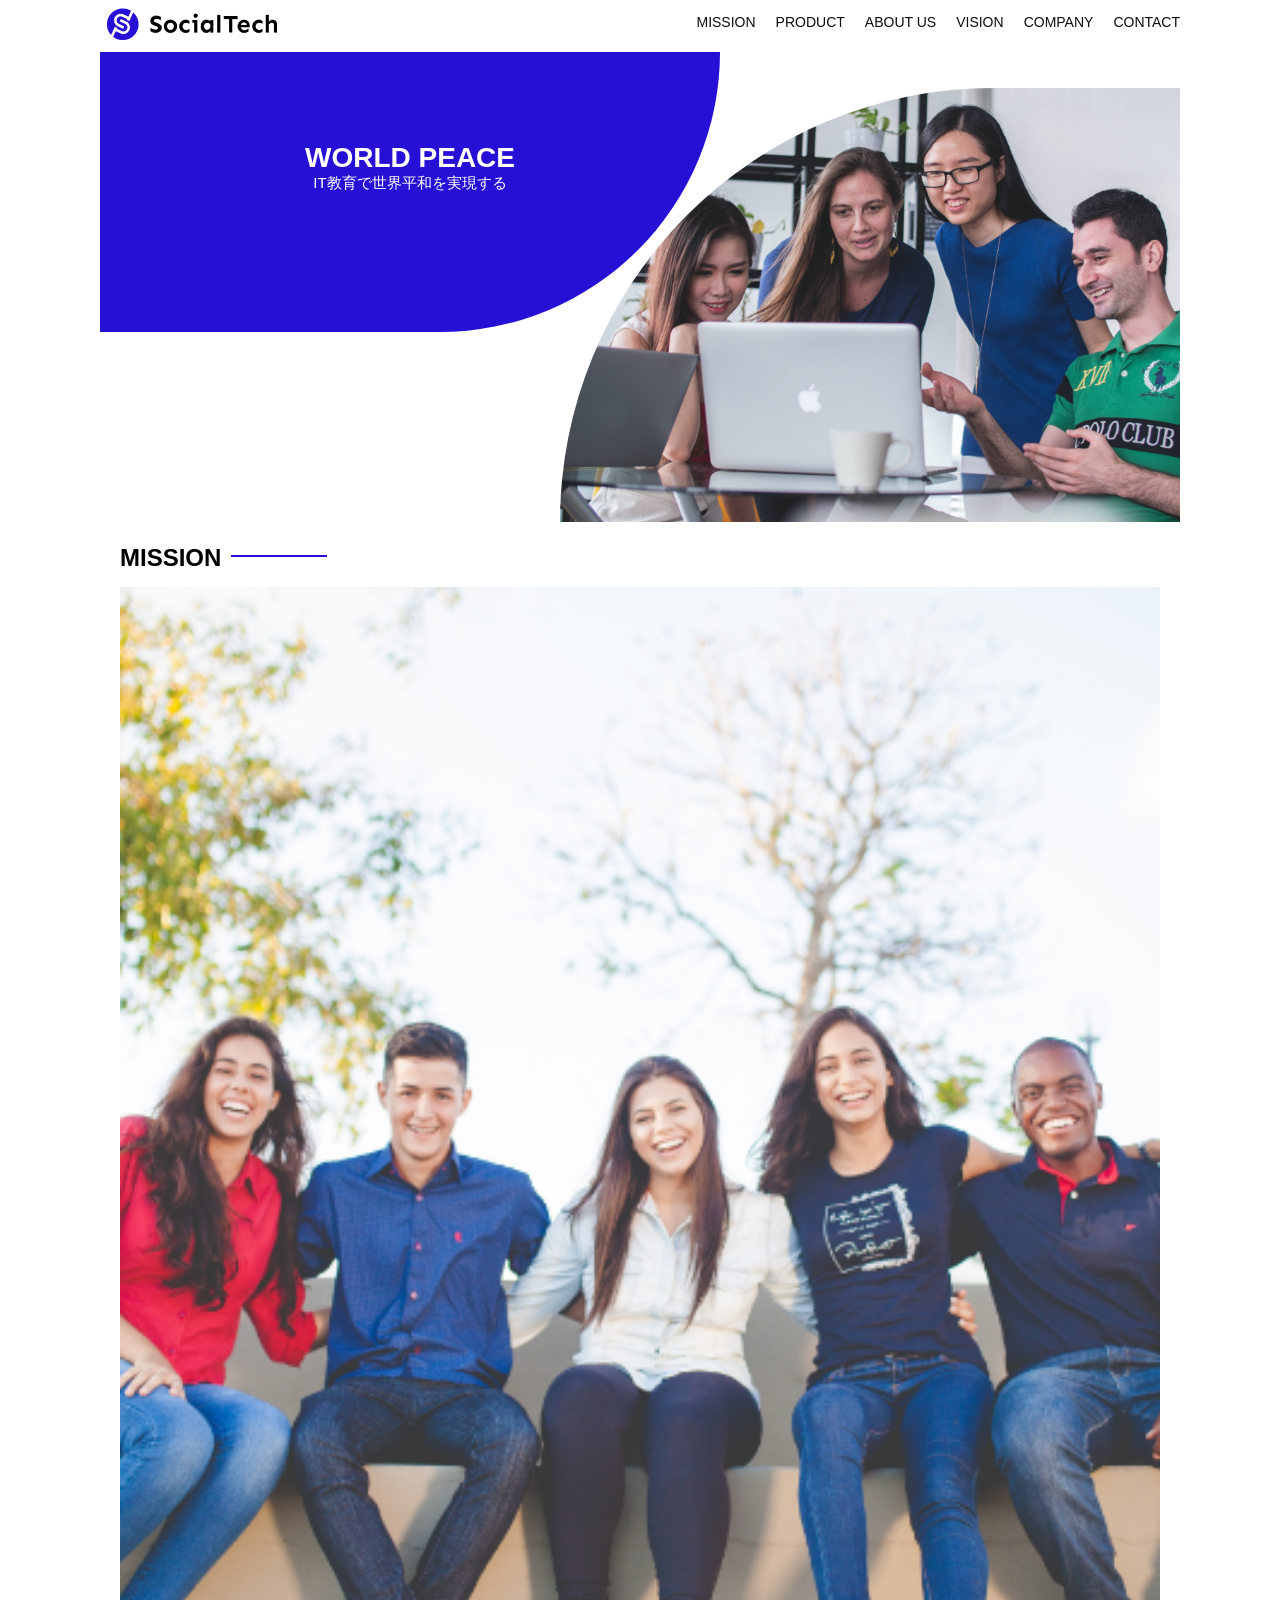
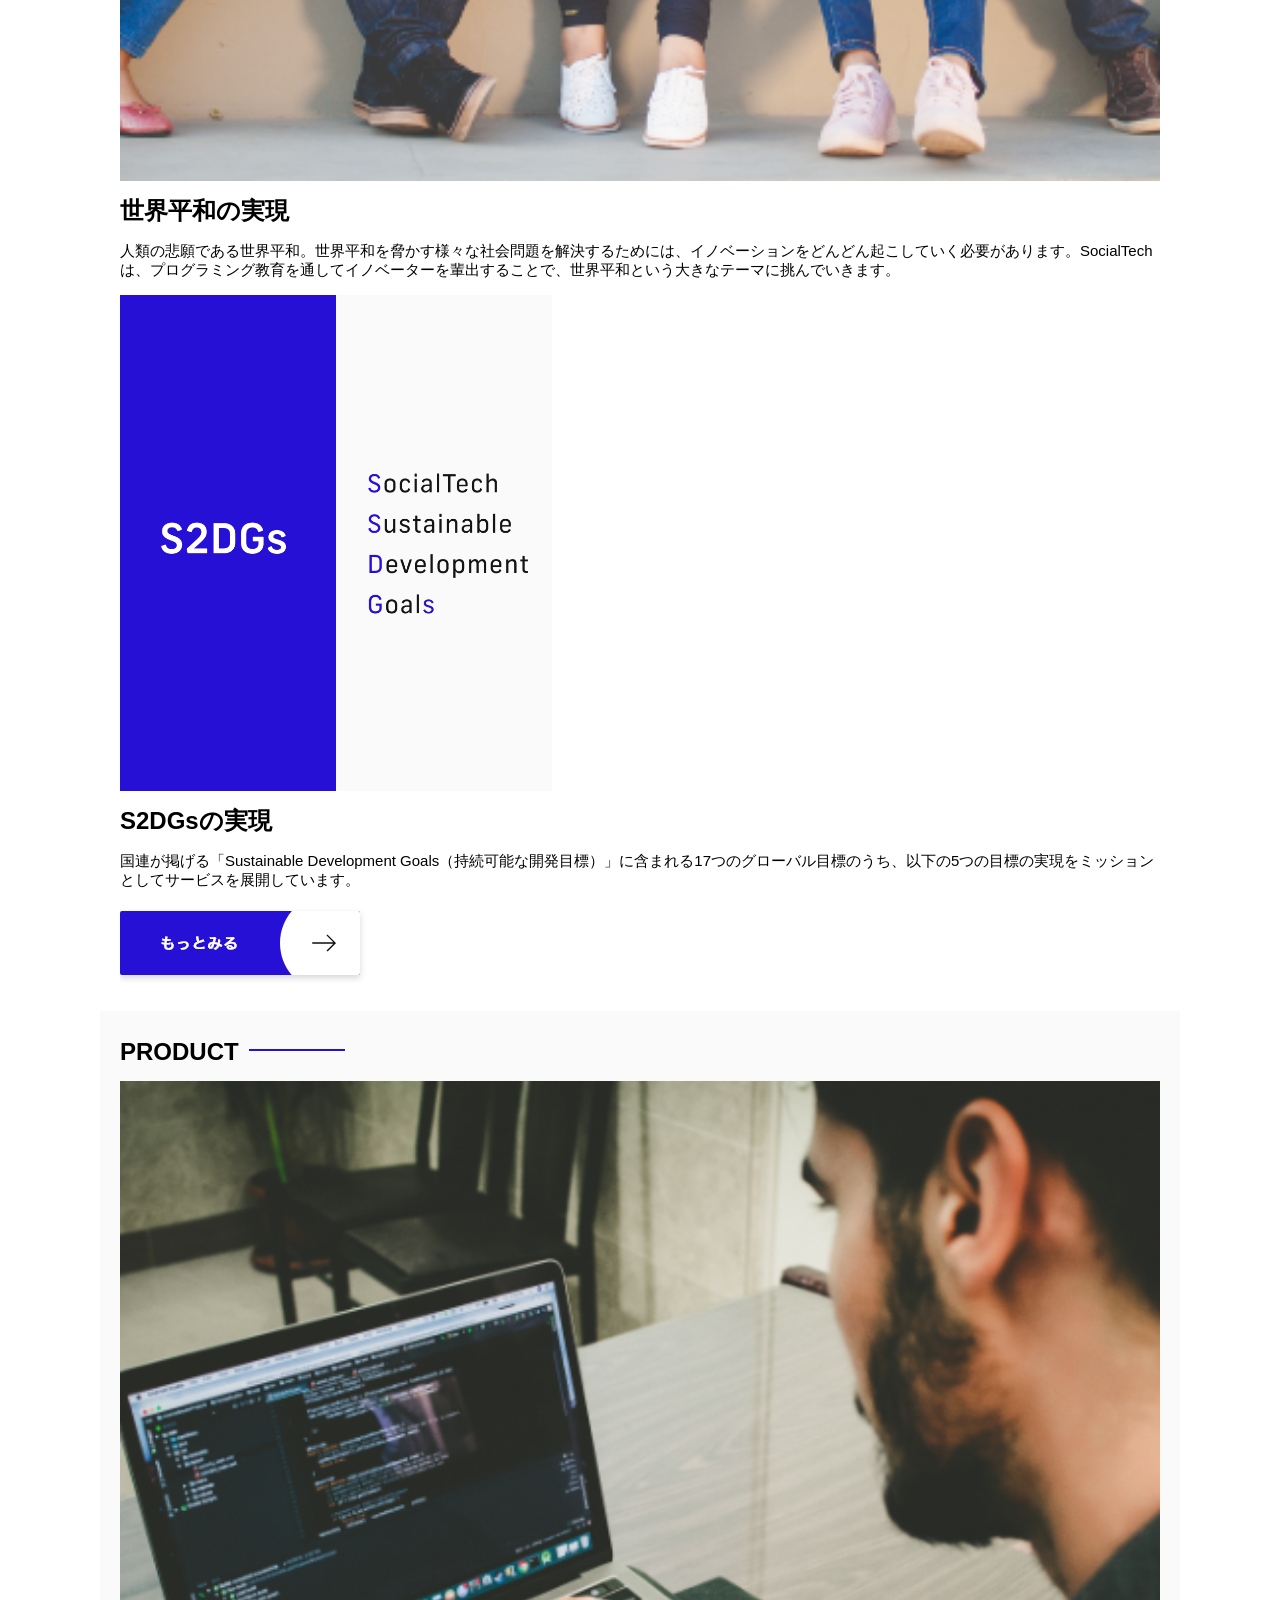
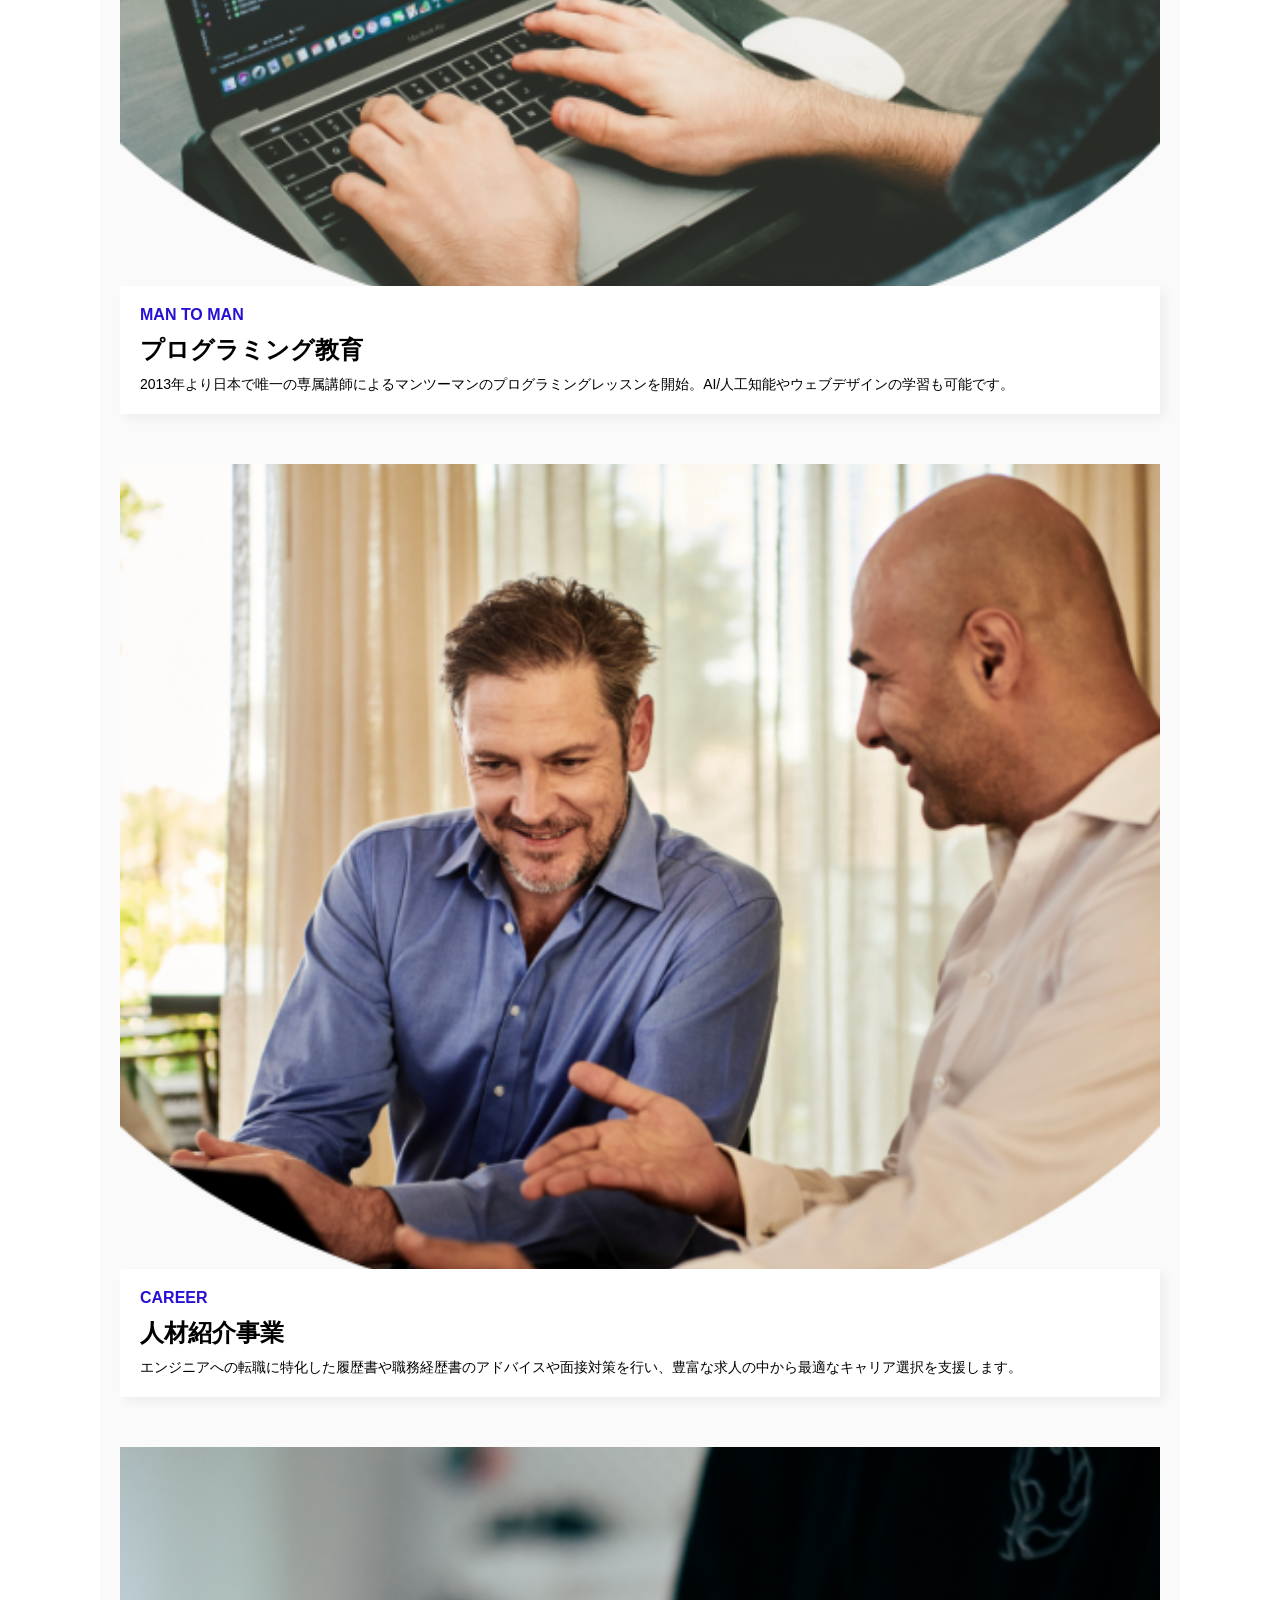
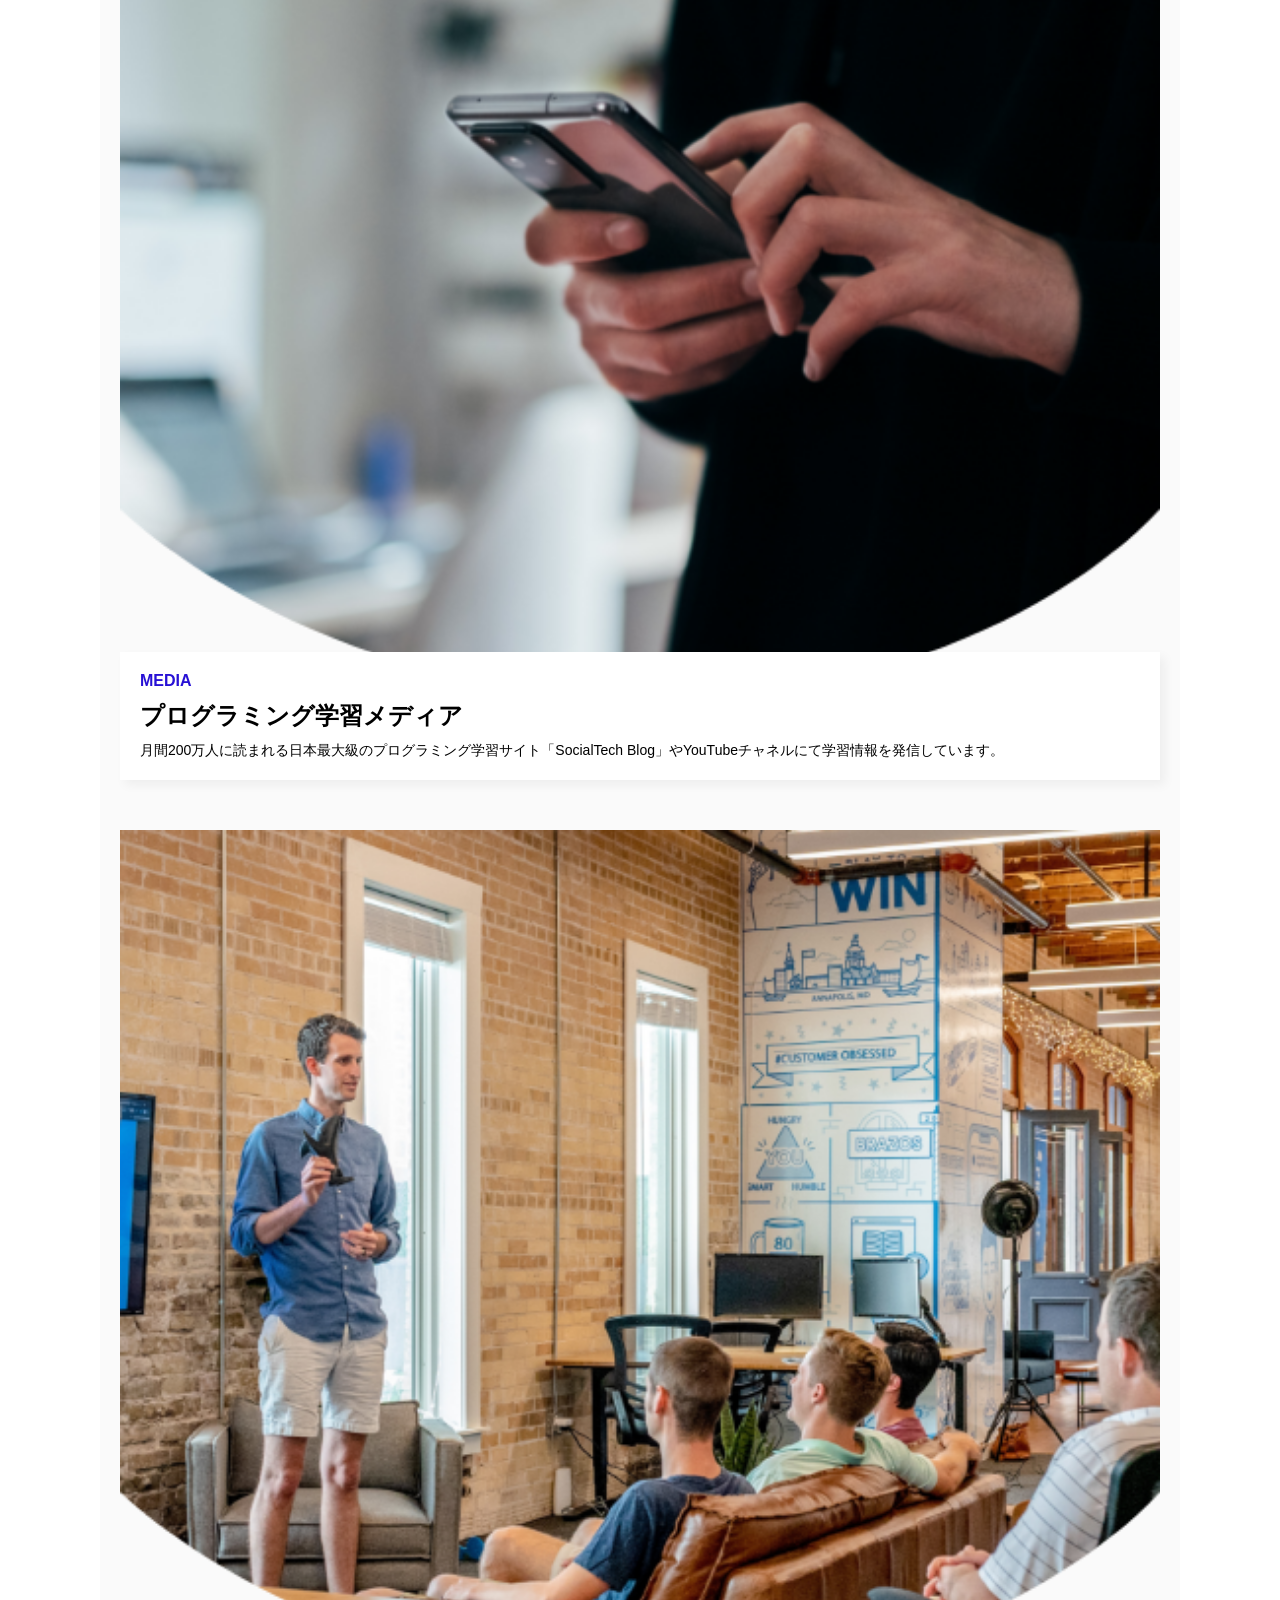
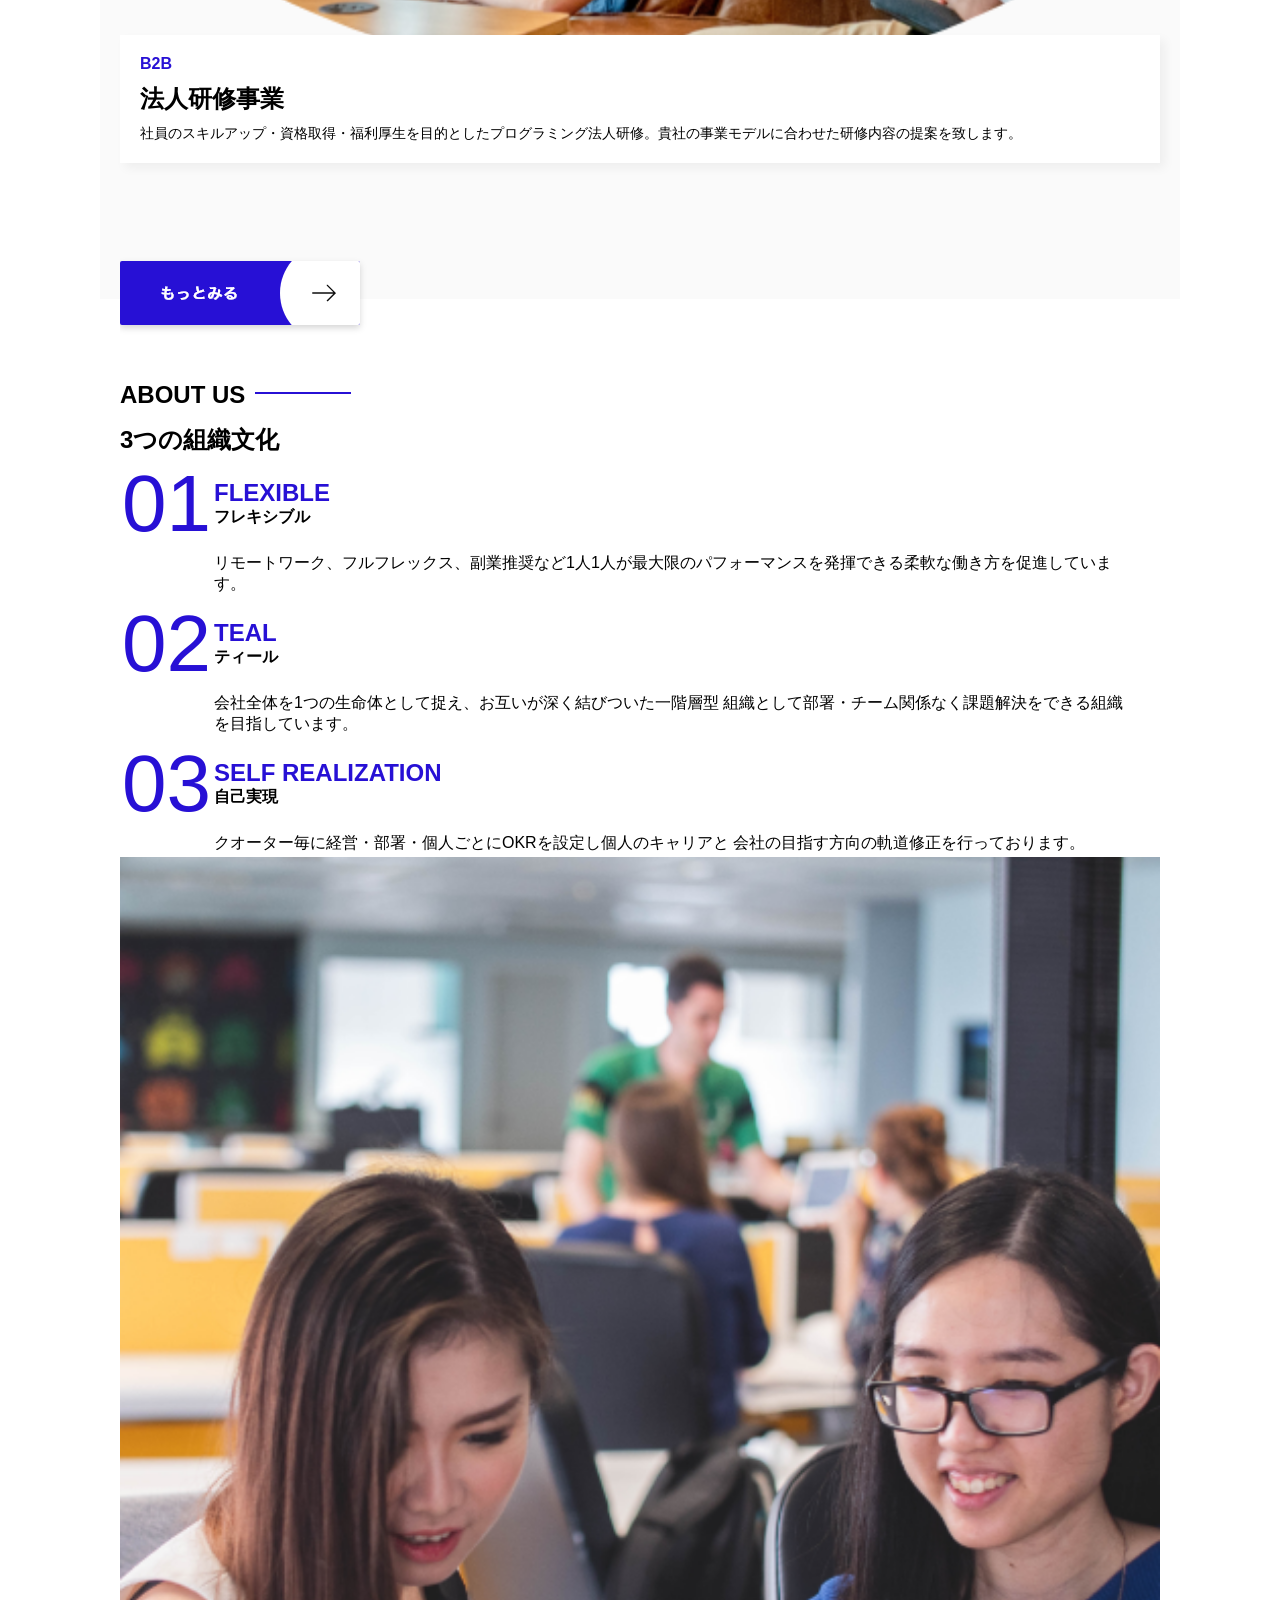
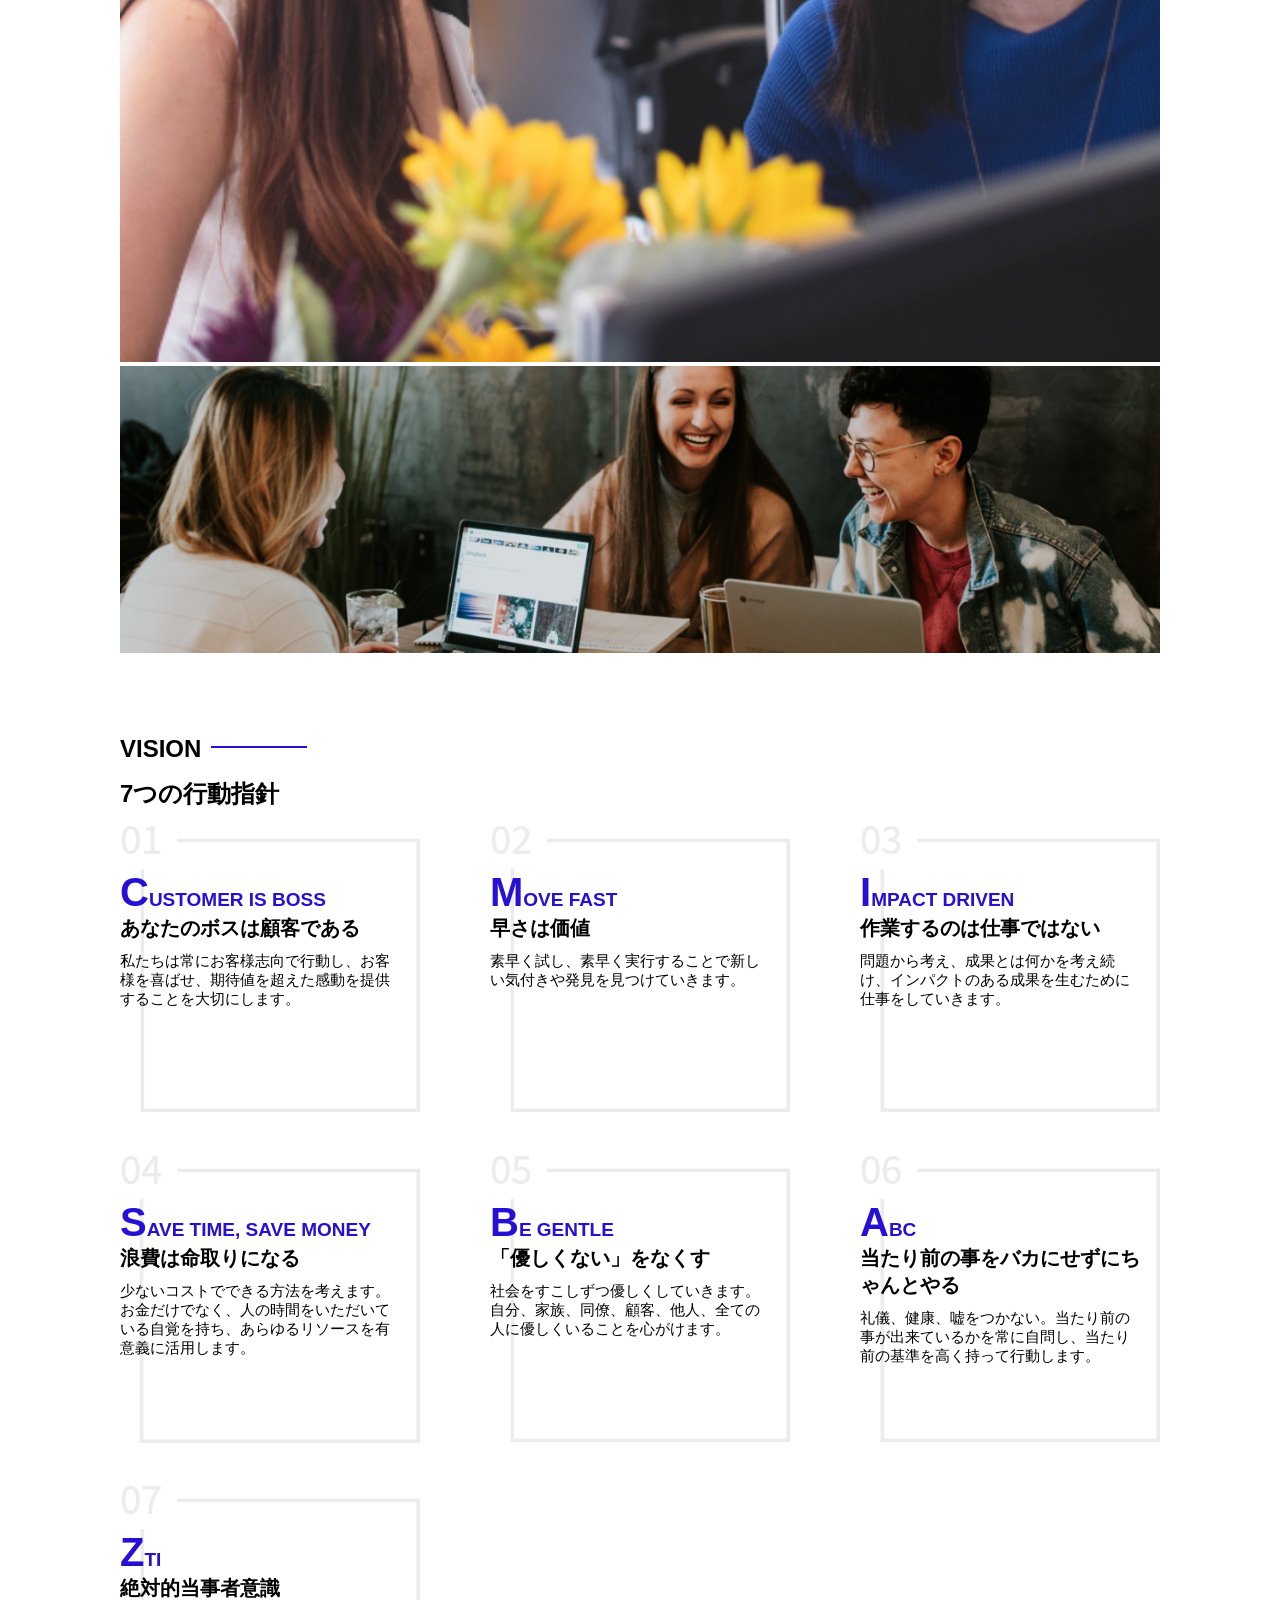
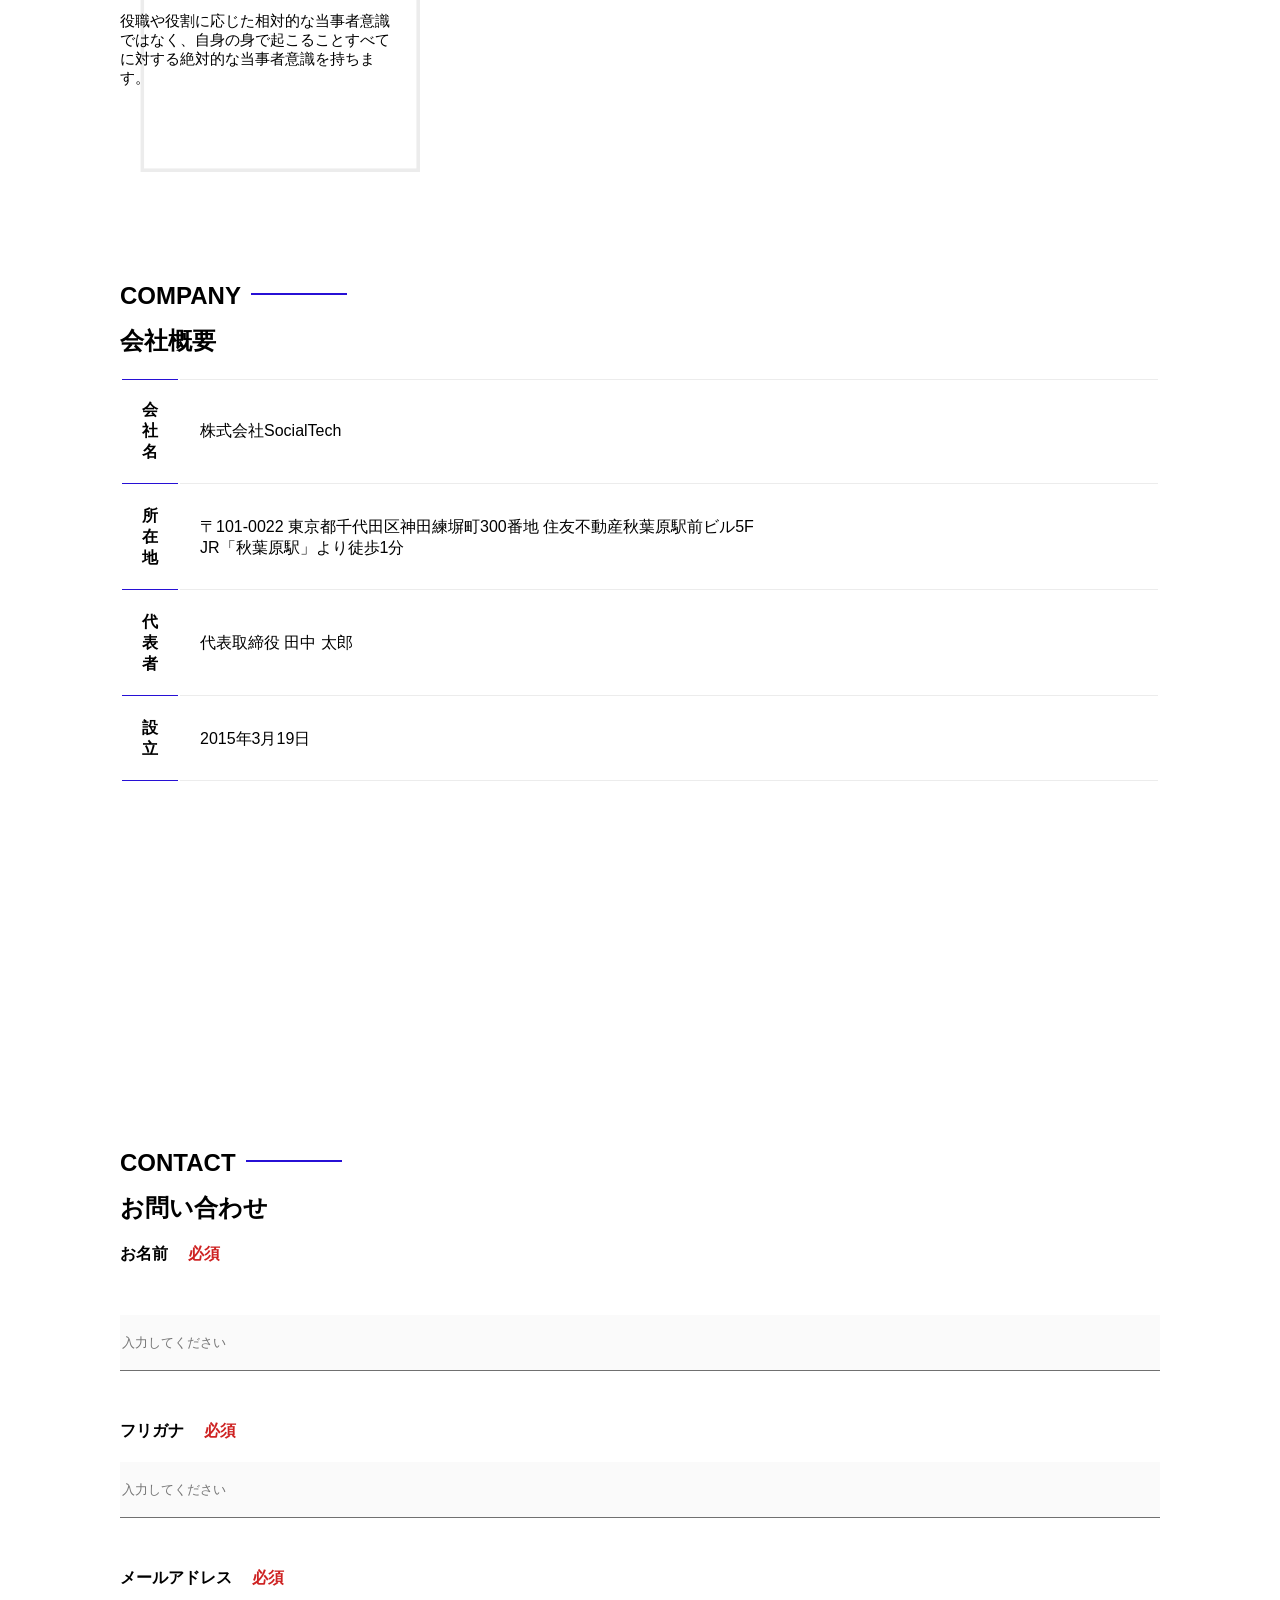
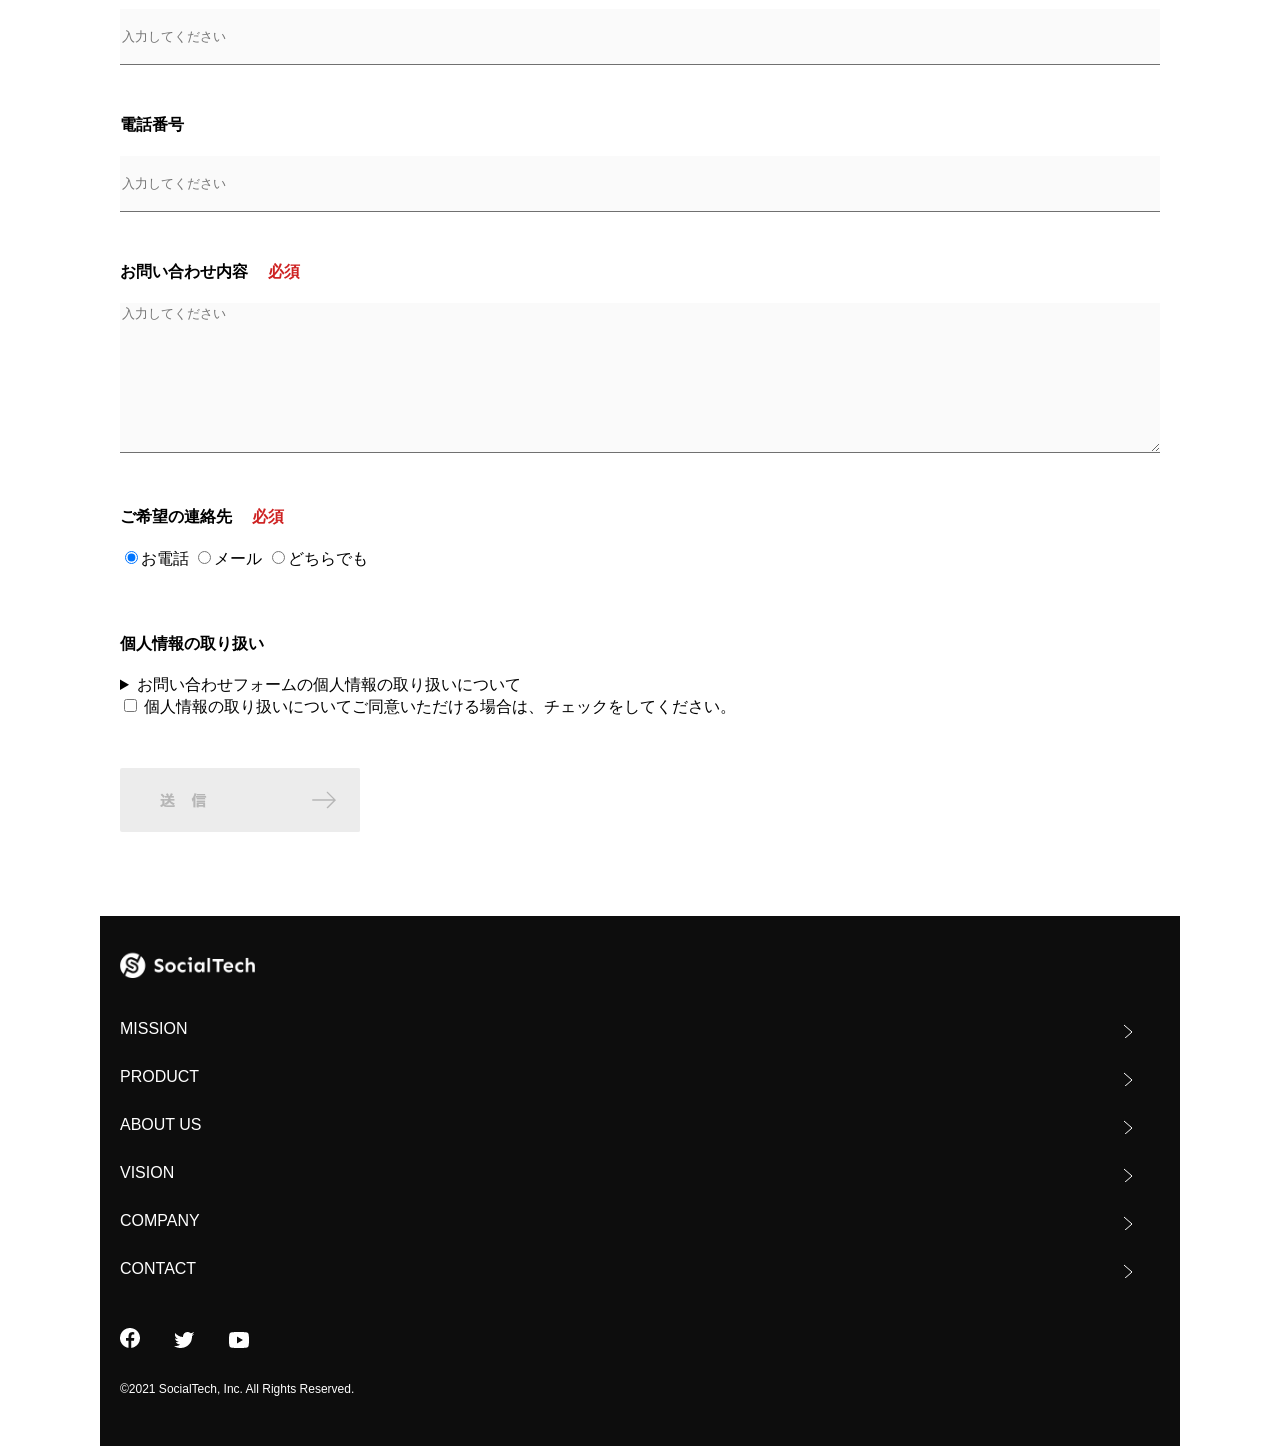
<file: socialtech/index.html>
<!DOCTYPE html>
<html>

<head>
    <title>SocialTech - MISSION ミッション -</title>
    <meta charset="UTF-8">
    <meta name="description" content="SocialTechが目指す5つの目標（S2DGs）を紹介します">
    <meta name="viewport" content="width=device-width, initial-scale=1.0">
    <link rel="stylesheet" href="style.css">
</head>

<body>
    <!--ヘッダー-->
    <header>
        <!--ロゴ-->
        <a href="index.html" id="logo">
            <img src="images/logo.png" alt="トップページに戻る"></a>
        <!--PC用ナビゲーションタイム-->
        <nav id="pc-nav">
            <ul>
                <li><a href="mission.html">MISSION</a></li>
                <li><a href="product.html">PRODUCT</a></li>
                <li><a href="index.html#aboutus">ABOUT US</a></li>
                <li><a href="index.html#vision">VISION</a></li>
                <li><a href="index.html#company">COMPANY</a></li>
                <li><a href="index.html#contact">CONTACT</a></li>
            </ul>
        </nav>
             <!-- スマホ用メニューボタン -->
       <button id="menu-sp" onclick="document.getElementById('nav-sp').style.display = 'block'">
         <img src="images/button-menu.png" alt="ナビゲーションを開く">
       </button>
       <!-- スマホ用ナビゲーション -->
       <div id="nav-sp">
         <button id="close" onclick="document.getElementById('nav-sp').style.display = 'none'">
           <img src="images/button-close.png" alt="ナビゲーションを閉じる">
         </button>
 
         <nav>
           <ul>
             <li>
               <a id="logo-sp" href="index.html" onclick="document.getElementById('nav-sp').style.display = 'none'"><img src="images/logo-sp.png" alt="トップページに戻る"></a>
             </li>
             <li><a class="menu" href="mission.html" onclick="document.getElementById('nav-sp').style.display = 'none'">MISSION</a></li>
             <li><a class="menu" href="product.html" onclick="document.getElementById('nav-sp').style.display = 'none'">PRODUCT</a></li>
             <li><a class="menu" href="index.html#aboutus" onclick="document.getElementById('nav-sp').style.display = 'none'">ABOUT US</a></li>
             <li><a class="menu" href="index.html#vision" onclick="document.getElementById('nav-sp').style.display = 'none'">VISION</a></li>
             <li><a class="menu" href="index.html#company" onclick="document.getElementById('nav-sp').style.display = 'none'">COMPANY</a></li>
             <li><a class="menu" href="index.html#contact" onclick="document.getElementById('nav-sp').style.display = 'none'">CONTACT</a></li>
           </ul>
         </nav>
         <div id="sns">
           <a href="https://www.facebook.com/sejuku2013">
             <img src="images/button-facebook.png" alt="Facebookのリンク">
           </a>
           <a href="https://twitter.com/samuraijuku">
             <img src="images/button-twitter.png" alt="Twitterのリンク">
           </a>
           <a href="https://www.youtube.com/channel/UCCFOQO5aDK0xXam4cUQXT8g">
             <img src="images/button-youtube.png" alt="YouTubeのリンク">
           </a>
         </div>
       </div>
    </header>
    <main>
        <article>
            <!--メインビジュアル-->
            <section id="main-visual">
                <div id="main-message">
                    <h1>WORLD PEACE</h1>
                    <p>IT教育で世界平和を実現する</p>
                </div>
                <img src="images/index/index-main.png" alt="PCの周りに集まる多国籍の仲間たち">
            </section>
            <!--ミッション-->
            <section id="mission">
                <h2 class="index-h2">MISSION</h2>
                <div id="mission-flex">
                    <div>
                        <img id="mission-photo" src="images/index/index-mission.png" alt="屋外のベンチで写真を撮影する多国籍の仲間たち">
                        <h3>世界平和の実現</h3>
                        <p>
                            人類の悲願である世界平和。世界平和を脅かす様々な社会問題を解決するためには、イノベーションをどんどん起こしていく必要があります。SocialTechは、プログラミング教育を通してイノベーターを輩出することで、世界平和という大きなテーマに挑んでいきます。
                        </p>
                    </div>
                    <div>
                        <img id="s2dgs" src="images/index/s2dgs.png" alt="S2DGs">
                        <h3>S2DGsの実現</h3>
                        <p>国連が掲げる「Sustainable Development
                            Goals（持続可能な開発目標）」に含まれる17つのグローバル目標のうち、以下の5つの目標の実現をミッションとしてサービスを展開しています。</p>
                        <a href="mission.html">
                            <img src="images/button-more.png" alt="もっとみる">
                        </a>
                    </div>
                </div>
            </section>




            <!--プロダクト-->
            <section id="product">
                <h2 class="index-h2">PRODUCT</h2>
                <div class="product-flex">
                    <div id="product-left">
                        <div>
                            <img class="product-photo" src="images/index/index-mantoman.png" alt="PCでコードを書く男性">
                            <div class="product-explain">
                                <span>MAN TO MAN</span>
                                <h3>プログラミング教育</h3>
                                <p>2013年より日本で唯一の専属講師によるマンツーマンのプログラミングレッスンを開始。AI/人工知能やウェブデザインの学習も可能です。</p>
                            </div>
                        </div>
                        <div>
                            <img class="product-photo" src="images/index/index-career.png" alt="笑顔で話し合う2人の男性">
                            <div class="product-explain">
                                <span>CAREER</span>
                                <h3>人材紹介事業</h3>
                                <p>エンジニアへの転職に特化した履歴書や職務経歴書のアドバイスや面接対策を行い、豊富な求人の中から最適なキャリア選択を支援します。</p>
                            </div>
                        </div>
                    </div>
                    <div id="product-right">
                        <div>
                            <img class="product-photo" src="images/index/index-media.png" alt="スマートフォンを操作する人">
                            <div class="product-explain">
                                <span>MEDIA</span>
                                <h3>プログラミング学習メディア</h3>
                                <p>月間200万人に読まれる日本最大級のプログラミング学習サイト「SocialTech Blog」やYouTubeチャネルにて学習情報を発信しています。</p>
                            </div>
                        </div>
                        <div>
                            <img class="product-photo" src="images/index/index-b2b.png" alt="講演中の男性とそれを聴く人々">
                            <div class="product-explain">
                                <span>B2B</span>
                                <h3>法人研修事業</h3>
                                <p>社員のスキルアップ・資格取得・福利厚生を目的としたプログラミング法人研修。貴社の事業モデルに合わせた研修内容の提案を致します。</p>
                            </div>
                        </div>
                    </div>
                </div>
                <div id="product-more">
                    <a href="product.html">
                        <img src="images/button-more.png" alt="もっとみる">
                    </a>
                </div>
            </section>

            <!--ABOUT US-->
            <section id="aboutus">
                <h2 class="index-h2">ABOUT US</h2>
                <h3>3つの組織文化</h3>
                <div>
                </div>
                <table class="culture-table">
                    <tr>
                        <td class="culture-num">01</td>
                        <th><span class="culture-en">FLEXIBLE</span><br>フレキシブル</th>
                    </tr>
                    <tr>
                        <td>
                            <!--空のセル-->
                        </td>
                        <td class="culture-description">リモートワーク、フルフレックス、副業推奨など1人1人が最大限のパフォーマンスを発揮できる柔軟な働き方を促進しています。</td>
                    </tr>
                    <tr>
                        <td class="culture-num">02</td>
                        <th><span class="culture-en">TEAL</span><br>ティール</th>
                    </tr>
                    <tr>
                        <td>
                            <!--空のセル-->
                        </td>
                        <td class="culture-description">会社全体を1つの生命体として捉え、お互いが深く結びついた一階層型
                            組織として部署・チーム関係なく課題解決をできる組織を目指しています。</td>
                    </tr>
                    <tr>
                        <td class="culture-num">03</td>
                        <th><span class="culture-en">SELF REALIZATION</span><br>自己実現</th>
                    </tr>
                    <tr>
                        <td>
                        <td class="culture-description">クオーター毎に経営・部署・個人ごとにOKRを設定し個人のキャリアと 会社の目指す方向の軌道修正を行っております。</td>
                    </tr>
                </table>
                <img class="culture-img" src="images/index/index-aboutus1.png" alt="笑顔で話し合う2人の女性">
                <div>
                    <img class="culture-img2" src="images/index/index-aboutus2.png" alt="笑顔で話し合う3人の男女">
            </section>
            <section id="vision">
                <h2 class="index-h2">VISION</h2>
                <h3>7つの行動指針</h3>
                <div>
                    <div class="vision-box">
                        <img src="images/index/vision-01.png" alt="01">
                        <div>
                            <h4>CUSTOMER IS BOSS</h4>
                            <h5>あなたのボスは顧客である</h5>
                            <p>私たちは常にお客様志向で行動し、お客様を喜ばせ、期待値を超えた感動を提供することを大切にします。</p>
                        </div>
                    </div>
                    <div class="vision-box">
                        <img src="images/index/vision-02.png" alt="02">
                        <div>
                            <h4>MOVE FAST</h4>
                            <h5>早さは価値</h5>
                            <p>素早く試し、素早く実行することで新しい気付きや発見を見つけていきます。</p>
                        </div>
                    </div>
                    <div class="vision-box">
                        <img src="images/index/vision-03.png" alt="03">
                        <div>
                            <h4>IMPACT DRIVEN</h4>
                            <h5>作業するのは仕事ではない</h5>
                            <p>問題から考え、成果とは何かを考え続け、インパクトのある成果を生むために仕事をしていきます。</p>
                        </div>
                    </div>
                    <div class="vision-box">
                        <img src="images/index/vision-04.png" alt="04">
                        <div>
                            <h4>SAVE TIME, SAVE MONEY</h4>
                            <h5>浪費は命取りになる</h5>
                            <p>少ないコストでできる方法を考えます。お金だけでなく、人の時間をいただいている自覚を持ち、あらゆるリソースを有意義に活用します。</p>
                        </div>
                    </div>
                    <div class="vision-box">
                        <img src="images/index/vision-05.png" alt="05">
                        <div>
                            <h4>BE GENTLE</h4>
                            <h5>「優しくない」をなくす</h5>
                            <p>社会をすこしずつ優しくしていきます。自分、家族、同僚、顧客、他人、全ての人に優しくいることを心がけます。</p>
                        </div>
                    </div>
                    <div class="vision-box">
                        <img src="images/index/vision-06.png" alt="06">
                        <div>
                            <h4>ABC</h4>
                            <h5>当たり前の事をバカにせずにちゃんとやる</h5>
                            <p>礼儀、健康、嘘をつかない。当たり前の事が出来ているかを常に自問し、当たり前の基準を高く持って行動します。</p>
                        </div>
                    </div>
                    <div class="vision-box">
                        <img src="images/index/vision-07.png" alt="07">
                        <div>
                            <h4>ZTI</h4>
                            <h5>絶対的当事者意識</h5>
                            <p>役職や役割に応じた相対的な当事者意識ではなく、自身の身で起こることすべてに対する絶対的な当事者意識を持ちます。</p>
                        </div>
                    </div>
                </div>
            </section>

            <!-- COMPANY -->
            <section id="company">
                <h2 class="index-h2">COMPANY</h2>
                <h3>会社概要</h3>
                <table id="company-table">
                    <tr>
                        <th class="tableheader tableheader-first">会社名</th>
                        <td class="cell cell-first">株式会社SocialTech</td>
                    </tr>
                    <tr>
                        <th class="tableheader">所在地</th>
                        <td class="cell">〒101-0022 東京都千代田区神田練塀町300番地 住友不動産秋葉原駅前ビル5F<br>JR「秋葉原駅」より徒歩1分</td>
                    </tr>
                    <tr>
                        <th class="tableheader">代表者</th>
                        <td class="cell">代表取締役 田中 太郎</td>
                    </tr>
                    <tr>
                        <th class="tableheader">設立</th>
                        <td class="cell">2015年3月19日</td>
                    </tr>
                </table>
                <iframe
                    src="https://www.google.com/maps/embed?pb=!1m18!1m12!1m3!1d3240.0688551336807!2d139.7720776771055!3d35.69992317258124!2m3!1f0!2f0!3f0!3m2!1i1024!2i768!4f13.1!3m3!1m2!1s0x60188fee13660e23%3A0x77137876edf742ac!2z5L2P5Y-L5LiN5YuV55Sj56eL6JGJ5Y6f6aeF5YmN44OT44Or!5e0!3m2!1sja!2sjp!4v1704858013291!5m2!1sja!2sjp"
                    style="border: 0" allowfullscreen="" loading="lazy">
                </iframe>
            </section>
            <!-- お問い合わせフォーム -->
            <section id="contact">
                <h2 class="index-h2">CONTACT</h2>
                <h3>お問い合わせ</h3>
                <form>

                    <div class="contact-heading">
                        <label class="contact-label">お名前<span class="contact-span">必須</span></label>
                    </div>
                    <div>
                        <input type="text" name="name" placeholder="入力してください" class="contact-textbox">
                    </div>
                    <div>
                        <div class="contact-heading">
                            <label class="contact-label">フリガナ<span class="contact-span">必須</span></label>
                        </div>
                        <div>
                            <input type="text" name="hurigana" placeholder="入力してください" class="contact-textbox">
                        </div>
                    </div>
                    <div>
                        <div class="contact-heading">
                            <label class="contact-label">メールアドレス<span class="contact-span">必須</span></label>
                        </div>
                        <div>
                            <input type="text" name="email" placeholder="入力してください" class="contact-textbox">
                        </div>
                    </div>
                    <div>
                        <div class="contact-heading">
                            <label class="contact-label">電話番号</label>
                        </div>
                        <div>
                            <input type="text" name="tel" placeholder="入力してください" class="contact-textbox">
                        </div>
                    </div>
                    <div>
                        <div class="contact-heading">
                            <label class="contact-label">お問い合わせ内容<span class="contact-span">必須</span></label>
                        </div>
                        <div>
                            <textarea class="contact-textarea" placeholder="入力してください" name="message"></textarea>
                        </div>
                    </div>
                    <div>
                        <div class="contact-heading">
                            <label class="contact-label">ご希望の連絡先<span class="contact-span">必須</span></label>
                        </div>
                        <div>
                            <input class="radiobutton" type="radio" value="tel" name="contact"
                                checked><label>お電話</label>
                            <input class="radiobutton" type="radio" value="mail" name="contact"><label>メール</label>
                            <input class="radiobutton" type="radio" value="both" name="contact"><label>どちらでも</label>
                        </div>
                    </div>
                    <div>
                        <div class="contact-heading">
                            <label class="contact-label">個人情報の取り扱い</label>
                        </div>
                        <div>
                            <details>
                                <summary>お問い合わせフォームの個人情報の取り扱いについて</summary>
                                <div>
                                    <dl>
                                        <dt>１．組織の名称又は氏名</dt>
                                        <dd>株式会社SocialTech</dd>
                                        <dt>２．個人情報保護管理者（若しくはその代理人）の氏名又は職名、所属及び連絡先</dt>
                                        <dd>
                                            <p>鈴木 一郎 コーポレート部</p>
                                            <p>メールアドレス：samurai@example.com</p>
                                            <p>TEL：03-1234-5678</p>
                                        </dd>
                                        <dt>３．個人情報の利用目的</dt>
                                        <dd>
                                            <ul>
                                                <li>本サービス及び本サービスに関連する情報の提供又はそれらに関する連絡のため</li>
                                                <li>ユーザーの本人確認のため</li>
                                                <li>当社サービスのご案内のため</li>
                                                <li>当社の商品等の広告または宣伝（電子メールによるものを含むものとします。）</li>
                                            </ul>
                                        </dd>
                                        <dt>４．個人情報の取り扱い業務の委託</dt>
                                        <dd>個人情報の取扱業務の全部または一部を外部に業務委託する場合があります。その際、弊社は、個人情報を適切に保護できる管理体制を敷き実行していることを条件として委託先を厳選したうえで、機密保持契約を委託先と締結し、お客様の個人情報を厳密に管理させます。
                                        </dd>
                                        <dt>５．個人情報の開示等の請求</dt>
                                        <dd>
                                            お客様は、弊社に対してご自身の個人情報の開示等（利用目的の通知、開示、内容の訂正・追加・削除、利用の停止または消去、第三者への提供の停止）に関して、当社問合わせ窓口に申し出ることができます。<br>
                                            その際、弊社はお客様ご本人を確認させていただいたうえで、合理的な期間内に対応いたします。<br>
                                            なお、個人情報に関する弊社問合わせ先は、次の通りです。
                                        </dd>
                                        <dd>
                                            <p>株式会社SocialTech　個人情報問合せ窓口</p>
                                            <p>〒150-0043　東京都千代田区神田練塀町300番地 住友不動産秋葉原駅前ビル5F</p>
                                            <p>メールアドレス：samurai@example.com　TEL：03-1234-5678</p>
                                        </dd>

                                        <dt>６．個人情報を提供されることの任意性について</dt>
                                        <dd>お客様がご自身の個人情報を弊社に提供されるか否かは、お客様のご判断によりますが、もしご提供されない場合には、適切なサービスが提供できない場合がありますので予めご了承ください。
                                        </dd>
                                    </dl>
                                </div>
                            </details>
                            <input type="checkbox" name="agree">
                            <span>個人情報の取り扱いについてご同意いただける場合は、チェックをしてください。</span>
                        </div>
                    </div>
                    <input type="image" src="images/button-submit.png" alt="送信する">

                </form>
            </section>
        </article>
    </main>
      <footer>
      <div id="footer-logo">
        <img src="images/logo-sp.png" alt="SocialTech">
      </div>
      <div id="footer-link">
        <a href="mission.html">MISSION</a>
        <a href="product.html">PRODUCT</a>
        <a href="index.html#aboutus">ABOUT US</a>
        <a href="index.html#vision">VISION</a>
        <a href="index.html#company">COMPANY</a>
        <a href="index.html#contact">CONTACT</a>
      </div>
      <div id="sns-footer">
         <div class="sns-btns">
           <a href="https://www.facebook.com/sejuku2013"><img src="images/button-facebook.png" alt="Facebookのリンク"></a>
           <a href="https://twitter.com/samuraijuku"><img src="images/button-twitter.png" alt="Twitterのリンク"></a>
           <a href="https://www.youtube.com/channel/UCCFOQO5aDK0xXam4cUQXT8g"><img src="images/button-youtube.png" alt="YouTubeのリンク"></a>
         </div>
         <p id="copyright">&copy;2021 SocialTech, Inc. All Rights Reserved.</p>
       </div>
    </footer>
</body>

</html>
</file>
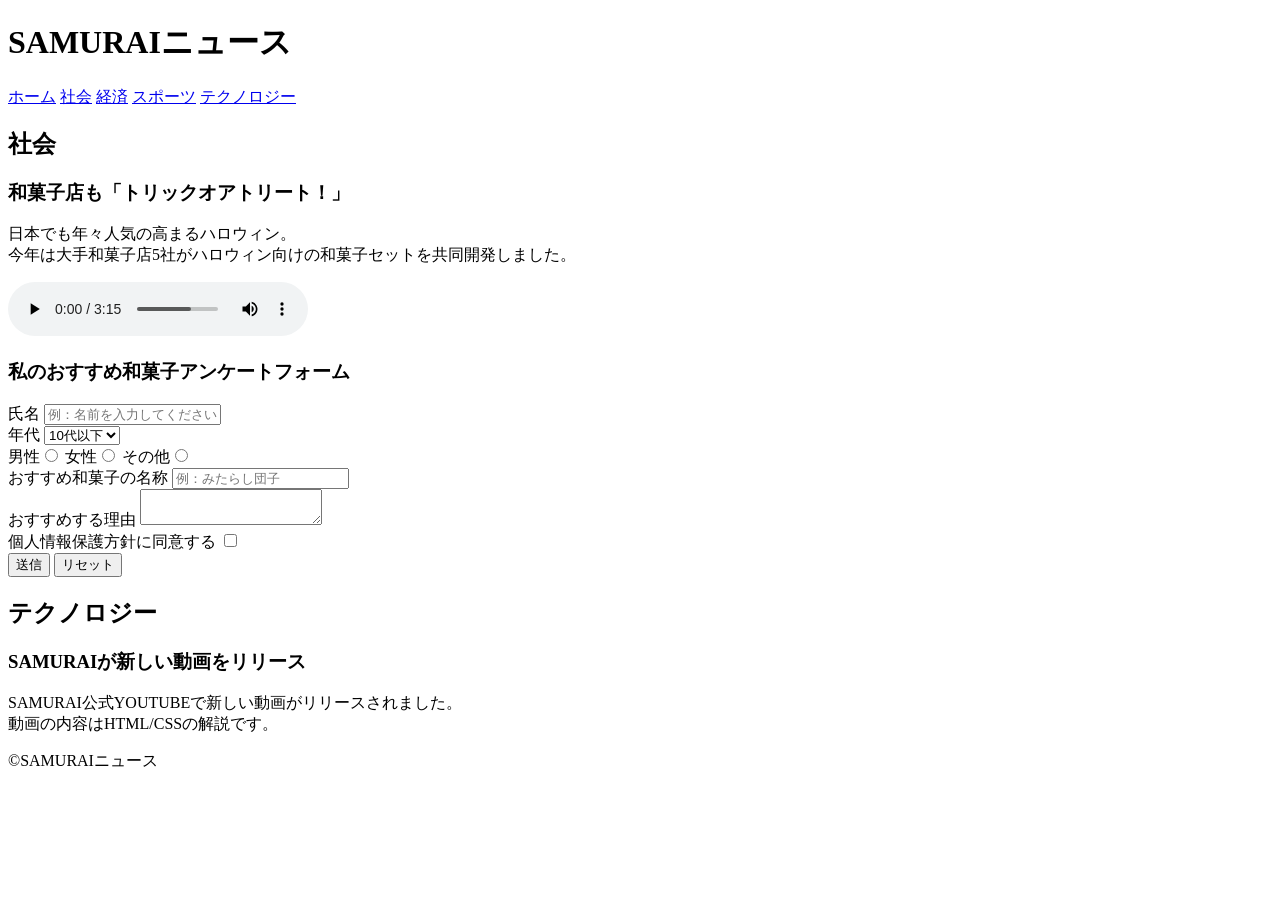
<file: kadai_008/kadai_008.html>
<!DOCTYPE html>
<html>
<head>
  <title>8章課題</title>
  <meta name="description" content="このページは8章の課題です。">
  <meta charset="UTF-8">
</head>
<body>
  <header>
    <h1>SAMURAIニュース</h1>
     <nav>
      <a href="https://www.sejuku.net/">ホーム</a>
      <a href="https://www.sejuku.net/">社会</a>
      <a href="https://www.sejuku.net/">経済</a>
      <a href="https://www.sejuku.net/">スポーツ</a>
      <a href="https://www.sejuku.net/">テクノロジー</a>
    </nav>
  </header>
  <main>
    <article>
      <h2>社会</h2>
      <section>
      <h3>和菓子店も「トリックオアトリート！」</h3><P>日本でも年々人気の高まるハロウィン。<br>
        今年は大手和菓子店5社がハロウィン向けの和菓子セットを共同開発しました。<br>
      </P>
     <audio src="ichi.mp3" controls></audio> 
    </section>
      <section>
        <h3>私のおすすめ和菓子アンケートフォーム</h3>
        <form>
        <label>氏名</label>
        <input type="text" placeholder="例：名前を入力してください">
    <br> 
    <label>年代</label> 
    <select> 
      <option>10代以下</option> 
      <option>20代</option> 
      <option>30代</option> 
      <option>40代以上</option> 
    </select>
    <br>
    <label>男性</label><input type="radio" name="gender"> 
    <label>女性</label><input type="radio" name="gender"> 
    <label>その他</label><input type="radio" name="gender"> 
    <br> 
    <label>おすすめ和菓子の名称</label> 
    <input type="text" placeholder="例：みたらし団子">
    <br> 
    <label>おすすめする理由</label> 
    <textarea></textarea> 
    <br>
    <label>個人情報保護方針に同意する</label> 
    <input type="checkbox"> 
    <br> 
    <input type="submit" value="送信">
    <input type="reset" value="リセット">
        </form>
      </section>
    </article>
    <article>
      <h2>テクノロジー</h2>
      <section>
    <h3>SAMURAIが新しい動画をリリース</h3>
    <P>SAMURAI公式YOUTUBEで新しい動画がリリースされました。<br>
    動画の内容はHTML/CSSの解説です。</P>
  
     </section>
    </article>
  </main>
  <footer>
    <p>&copy;SAMURAIニュース</p>
  </footer>
</body>
</file>
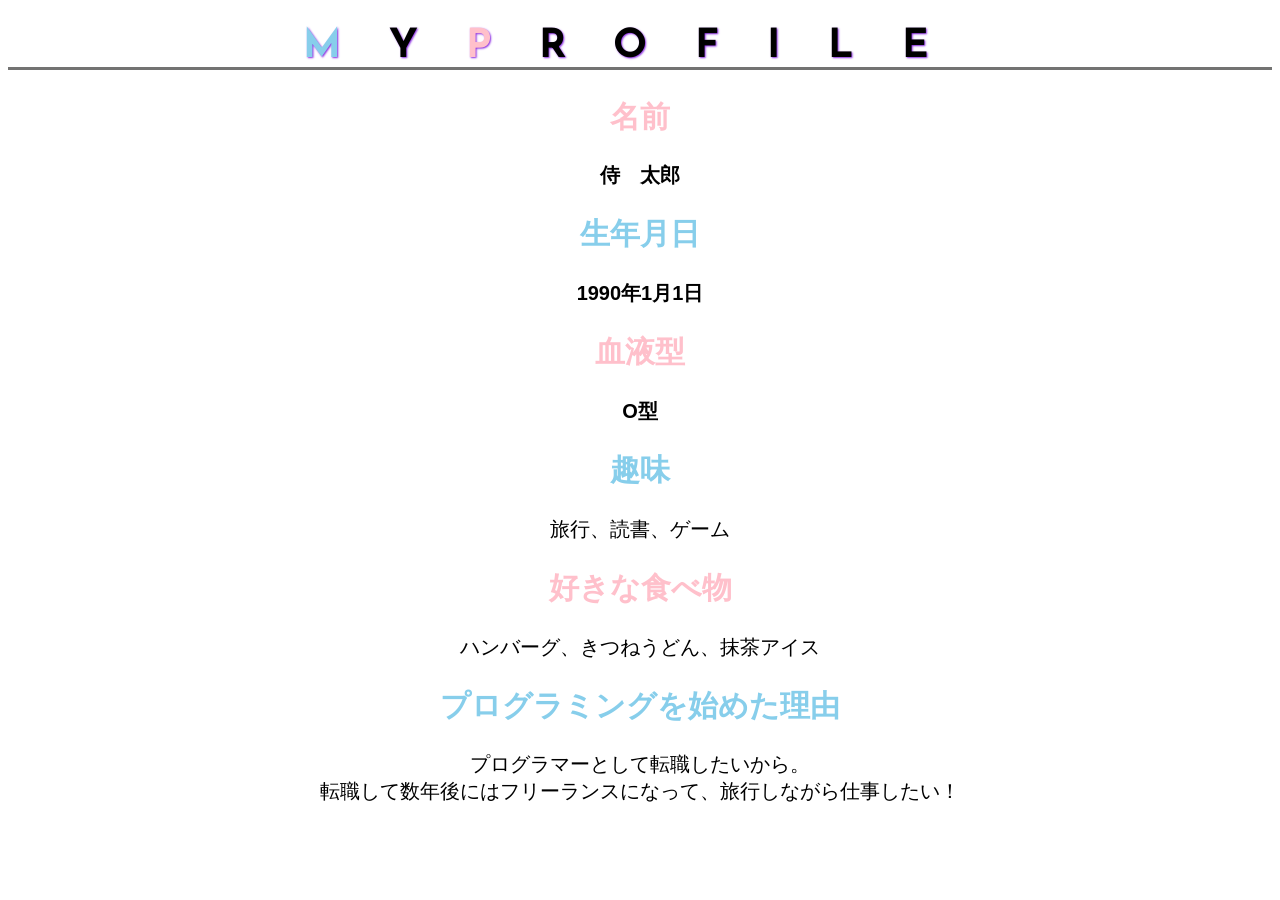
<file: kadai_015/kadai_015.html>
<!DOCTYPE html>
<html>
<head>
  <title>15章課題</title>
  <meta charset="UTF-8">
  <meta name="description" content="このページは15章の課題です。">
  <link rel="stylesheet" href="style.css">
  <link rel="preconnect" href="https://fonts.googleapis.com">
  <link rel="preconnect" href="https://fonts.gstatic.com" crossorigin>
  <link href="https://fonts.googleapis.com/css2?family=Josefin+Sans&display=swap" rel="stylesheet">
</head>
<body>
  <h1><span class="skyblue">M</span>Y<span class="pink">P</span>ROFILE</h1>
  <div id="basic">
    <h2 class="pink">名前</h2>
    <p>侍　太郎</p>
    <h2 class="skyblue">生年月日</h2>
    <p>1990年1月1日</p>
    <h2 class="pink">血液型</h2>
    <p>O型</p>
  </div>
  <h2 class="skyblue">趣味</h2>
  <p>旅行、読書、ゲーム</p>
  <h2 class="pink">好きな食べ物</h2>
  <p>ハンバーグ、きつねうどん、抹茶アイス</p>
  <h2 class="skyblue">プログラミングを始めた理由</h2>
  <p>プログラマーとして転職したいから。<br>転職して数年後にはフリーランスになって、旅行しながら仕事したい！</p>
</body>
</file>
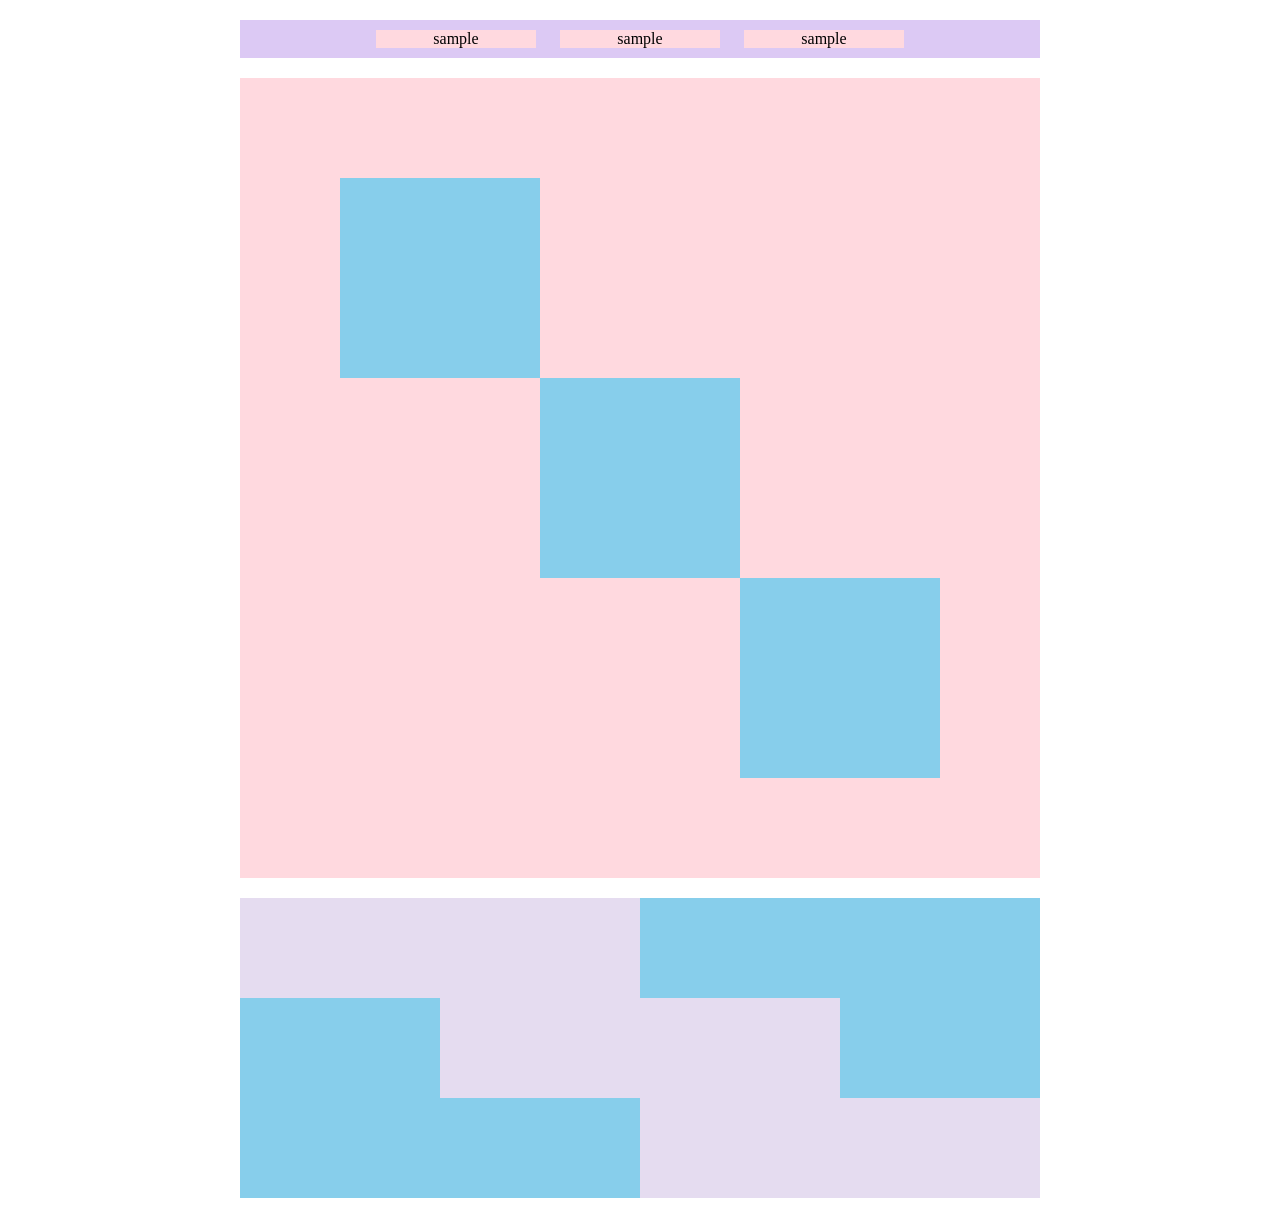
<file: kadai_018/kadai_018.html>
<!DOCTYPE html>
<html>
<head>
  <meta charset="UTF-8">
  <link rel="stylesheet" href="style.css">
  <meta name="description" content="このページは18章の課題です。">
  <title>18章課題</title>
</head>
<body>
  <div id="top">
    <p class="top-child">sample</p>
    <p class="top-child">sample</p>
    <p class="top-child">sample</p>
  </div>
  <div id="middle">
    <div id="middle-child01"></div>
    <div id="middle-child02"></div>
    <div id="middle-child03"></div>
  </div>
  <div id="bottom">
    <div id="bottom-child01"></div>
    <div id="bottom-child02"></div>
    <div id="bottom-child03"></div>
  </div>
</body>
</html>
</file>
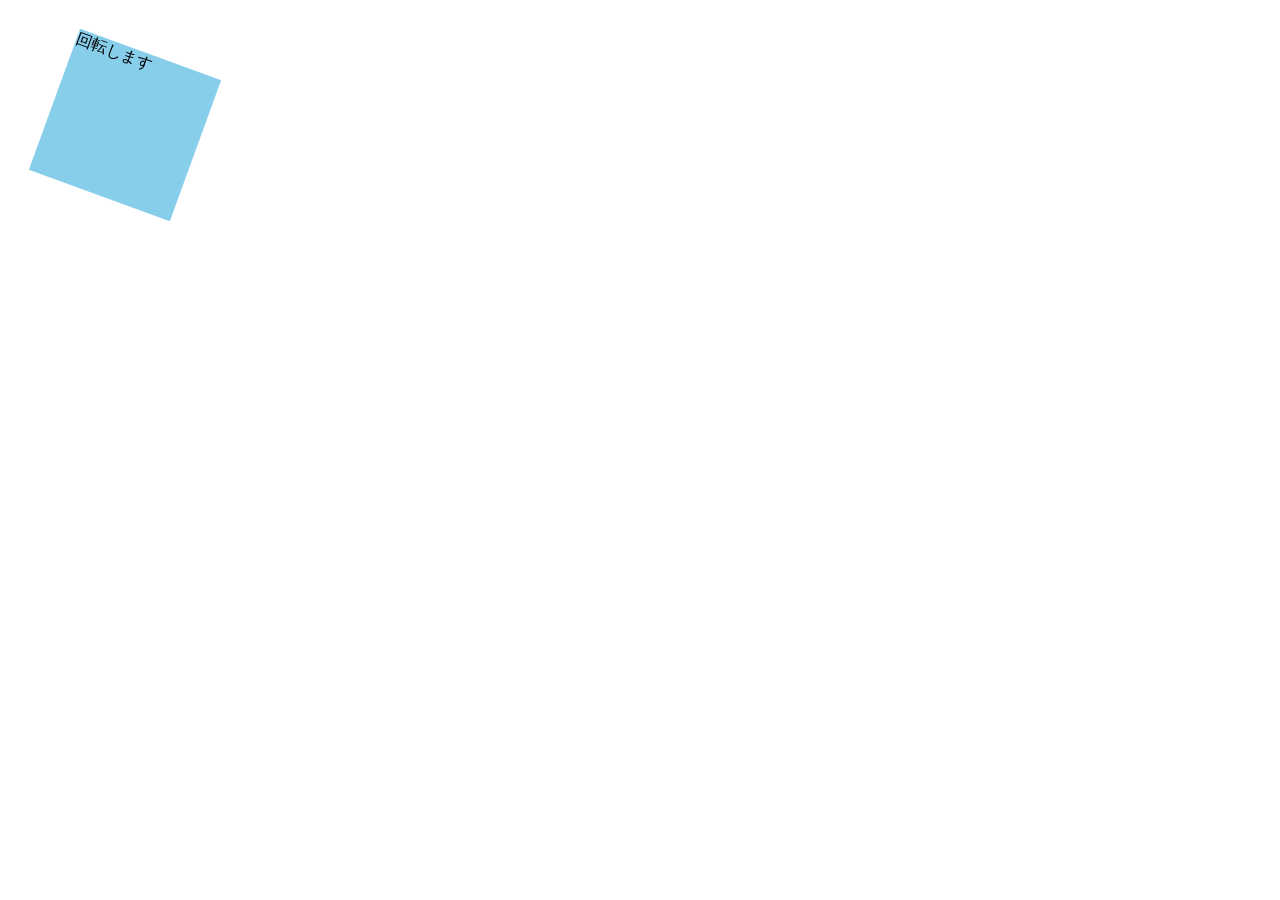
<file: kadai_mdn_css/mdn.html>
<!DOCTYPE html>
<html>

<head>
    <style>
        div {
            position: absolute;
            left: 50px;
            top: 50px;
            width: 150px;
            height: 150px;
            background-color: skyblue;
            transform: rotate(20deg);
        }
    </style>
</head>

<body>
    <div>
        回転します
    </div>

</body>

</html>
</file>
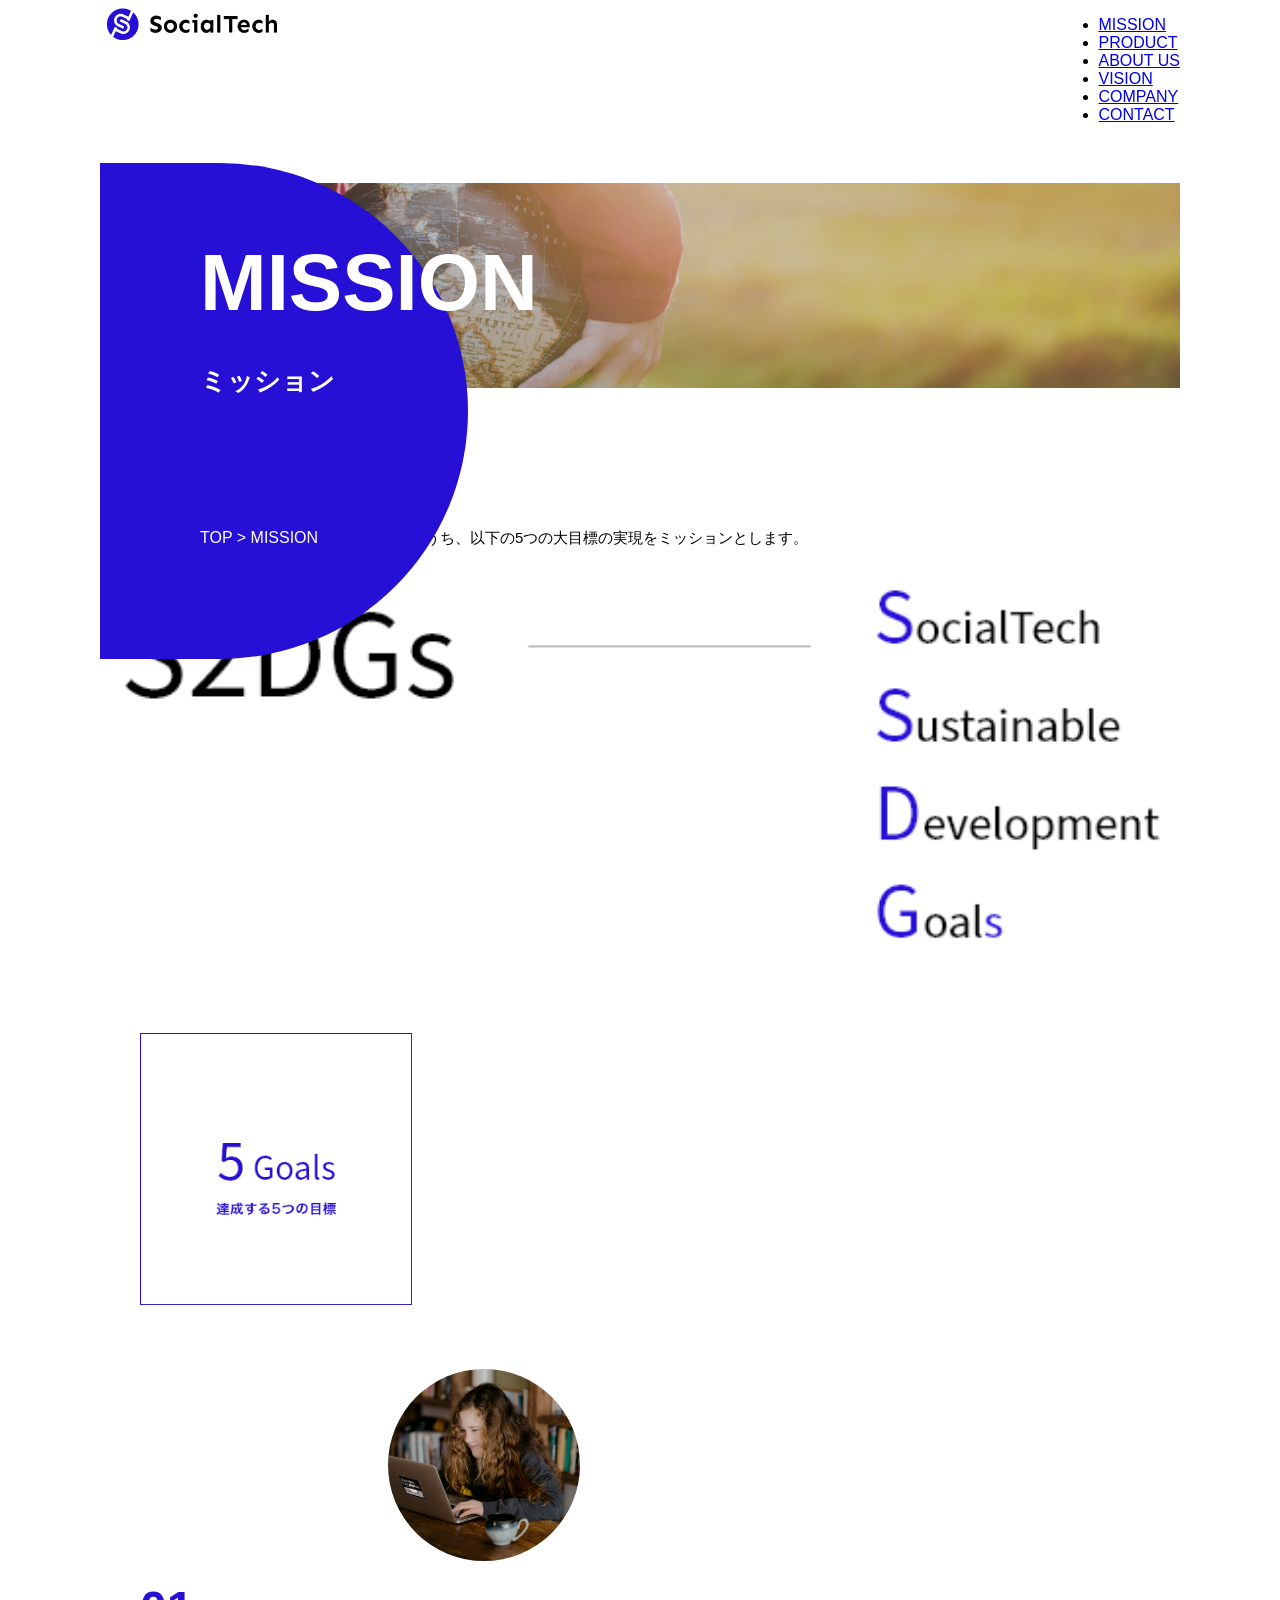
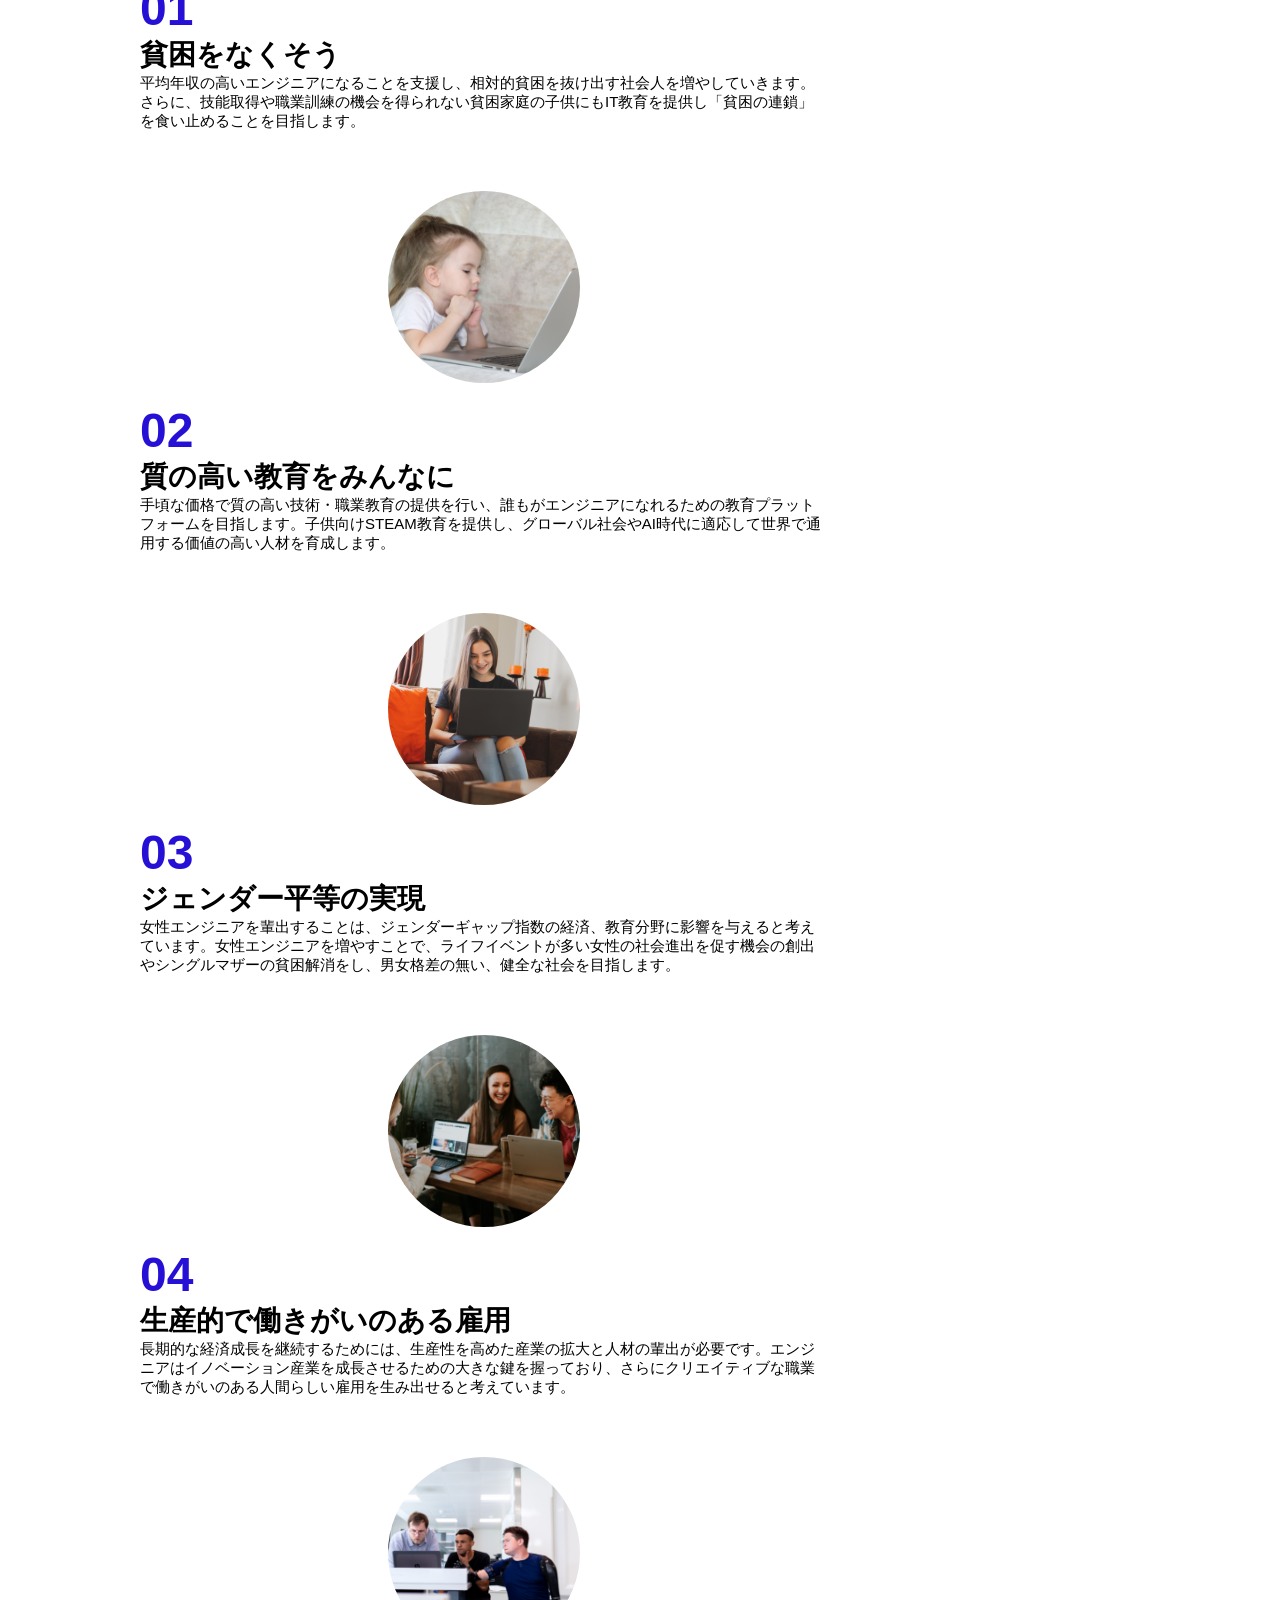
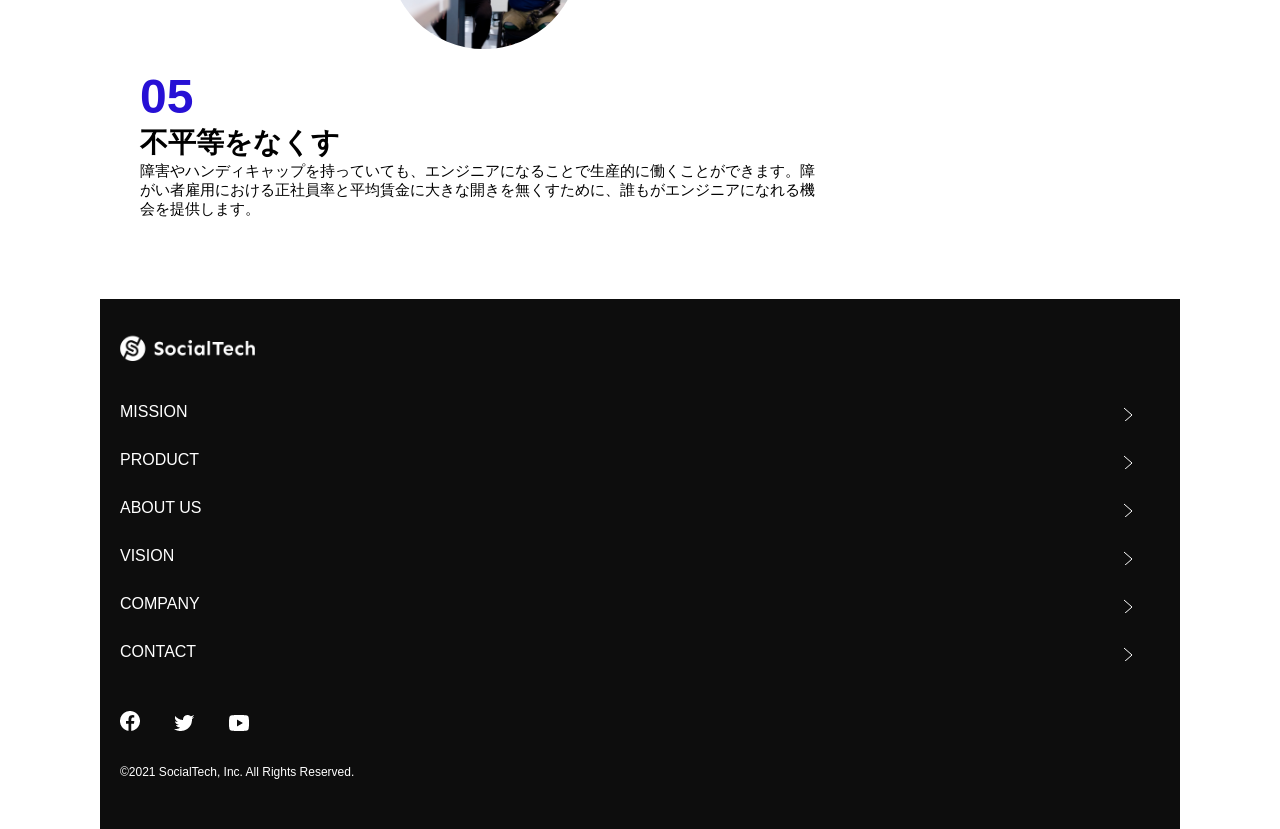
<file: socialtech/mission.html>
<!DOCTYPE html>
<html>

<head>
    <title>SocialTech - MISSION ミッション -</title>
    <meta charset="utf-8">
    <meta name="description" content="SocialTechが目指す5つの目標（S2DGs）を紹介します">
    <meta name="viewport" content="width=device-width, initial-scale=1.0">
    <link rel="stylesheet" href="style.css">
</head>

<body>
    <!-- ヘッダー -->
    <header>
        <!-- ロゴ -->
        <a href="index.html" id="logo">
            <img src="images/logo.png" alt="トップページに戻る">
        </a>

        <!-- PC用ナビゲーション -->
        <nav id="nav-pc">
            <ul>
                <li><a href="mission.html">MISSION</a></li>
                <li><a href="product.html">PRODUCT</a></li>
                <li><a href="index.html#aboutus">ABOUT US</a></li>
                <li><a href="index.html#vision">VISION</a></li>
                <li><a href="index.html#company">COMPANY</a></li>
                <li><a href="index.html#contact">CONTACT</a></li>
            </ul>
        </nav>

        <!-- スマホ用メニューボタン -->
        <button id="menu-sp" onclick="document.getElementById('nav-sp').style.display = 'block'">
            <img src="images/button-menu.png" alt="ナビゲーションを開く">
        </button>

        <!-- スマホ用ナビゲーション -->
        <div id="nav-sp">
            <button id="close" onclick="document.getElementById('nav-sp').style.display = 'none'">
                <img src="images/button-close.png" alt="ナビゲーションを閉じる">
            </button>

            <nav>
                <ul>
                    <li>
                        <a id="logo-sp" href="index.html"
                            onclick="document.getElementById('nav-sp').style.display = 'none'"><img
                                src="images/logo-sp.png" alt="トップページに戻る"></a>
                    </li>
                    <li><a class="menu" href="mission.html"
                            onclick="document.getElementById('nav-sp').style.display = 'none'">MISSION</a></li>
                    <li><a class="menu" href="product.html"
                            onclick="document.getElementById('nav-sp').style.display = 'none'">PRODUCT</a></li>
                    <li><a class="menu" href="index.html#aboutus"
                            onclick="document.getElementById('nav-sp').style.display = 'none'">ABOUT US</a></li>
                    <li><a class="menu" href="index.html#vision"
                            onclick="document.getElementById('nav-sp').style.display = 'none'">VISION</a></li>
                    <li><a class="menu" href="index.html#company"
                            onclick="document.getElementById('nav-sp').style.display = 'none'">COMPANY</a></li>
                    <li><a class="menu" href="index.html#contact"
                            onclick="document.getElementById('nav-sp').style.display = 'none'">CONTACT</a></li>
                </ul>
            </nav>
            <div id="sns">
                <a href="https://www.facebook.com/sejuku2013">
                    <img src="images/button-facebook.png" alt="Facebookのリンク">
                </a>
                <a href="https://twitter.com/samuraijuku">
                    <img src="images/button-twitter.png" alt="Twitterのリンク">
                </a>
                <a href="https://www.youtube.com/channel/UCCFOQO5aDK0xXam4cUQXT8g">
                    <img src="images/button-youtube.png" alt="YouTubeのリンク">
                </a>
            </div>
        </div>
    </header>

    <main>
        <article>
            <section id="mission-main">
                <div class="mission-main-inner">
                    <div id="mission-title">
                        <h1>MISSION<br><span>ミッション</span></h1>
                        <p>TOP > MISSION</p>
                    </div>
                </div>
            </section>
              <section id="mission-s2dgs">
            <h2 class="mission-h2">S2DGsの実現</h2>
            <p>国連の掲げる大中小169個の目標「SDGs」のうち、以下の5つの大目標の実現をミッションとします。</p>
            <img src="images/mission/mission-s2dgs.png" alt="S2DGs">
          </section>

            <section id="mission-five-goals">
           <div class="five-goals-image">
             <img src="images/mission/mission-5goals.png" alt="5Goals">
           </div>
           <div class="five-goals-read">
             <div>
               <img class="fivegoals-image-left" src="images/mission/mission-5goals01.png" alt="PCを操作する女の子">
               <span class="fivegoals-number">01</span>
               <h3 class="fivegoals-h3">貧困をなくそう</h3>
               <p class="fivegoals-p">平均年収の高いエンジニアになることを支援し、相対的貧困を抜け出す社会人を増やしていきます。さらに、技能取得や職業訓練の機会を得られない貧困家庭の子供にもIT教育を提供し「貧困の連鎖」を食い止めることを目指します。</p>
             </div>
             <div>
               <img class="fivegoals-image-right" src="images/mission/mission-5goals02.png" alt="PCを見つめる小さい女の子">
               <span class="fivegoals-number">02</span>
               <h3 class="fivegoals-h3">質の高い教育をみんなに</h3>
               <p class="fivegoals-p">手頃な価格で質の高い技術・職業教育の提供を行い、誰もがエンジニアになれるための教育プラットフォームを目指します。子供向けSTEAM教育を提供し、グローバル社会やAI時代に適応して世界で通用する価値の高い人材を育成します。</p>
             </div>
             <div>
               <img class="fivegoals-image-left" src="images/mission/mission-5goals03.png" alt="PCを操作する女性">
               <span class="fivegoals-number">03</span>
               <h3 class="fivegoals-h3">ジェンダー平等の実現</h3>
               <p class="fivegoals-p">女性エンジニアを輩出することは、ジェンダーギャップ指数の経済、教育分野に影響を与えると考えています。女性エンジニアを増やすことで、ライフイベントが多い女性の社会進出を促す機会の創出やシングルマザーの貧困解消をし、男女格差の無い、健全な社会を目指します。</p>
             </div>
             <div>
               <img class="fivegoals-image-right" src="images/mission/mission-5goals04.png" alt="笑顔で話し合う3人の男女">
               <span class="fivegoals-number">04</span>
               <h3 class="fivegoals-h3">生産的で働きがいのある雇用</h3>
               <p class="fivegoals-p">長期的な経済成長を継続するためには、生産性を高めた産業の拡大と人材の輩出が必要です。エンジニアはイノベーション産業を成長させるための大きな鍵を握っており、さらにクリエイティブな職業で働きがいのある人間らしい雇用を生み出せると考えています。</p>
             </div>
             <div>
               <img class="fivegoals-image-left" src="images/mission/mission-5goals05.png" alt="障害を持つ男性が生き生きと働く様子">
               <span class="fivegoals-number">05</span>
               <h3 class="fivegoals-h3">不平等をなくす</h3>
               <p class="fivegoals-p">障害やハンディキャップを持っていても、エンジニアになることで生産的に働くことができます。障がい者雇用における正社員率と平均賃金に大きな開きを無くすために、誰もがエンジニアになれる機会を提供します。</p>
             </div>
           </div>
         </section>

        </article>
    </main>

    <footer>
        <div id="footer-logo">
            <img src="images/logo-sp.png" alt="SocialTech">
        </div>
        <div id="footer-link">
            <a href="mission.html">MISSION</a>
            <a href="product.html">PRODUCT</a>
            <a href="index.html#aboutus">ABOUT US</a>
            <a href="index.html#vision">VISION</a>
            <a href="index.html#company">COMPANY</a>
            <a href="index.html#contact">CONTACT</a>
        </div>
        <div id="sns-footer">
            <div class="sns-btns">
                <a href="https://www.facebook.com/sejuku2013"><img src="images/button-facebook.png"
                        alt="Facebookのリンク"></a>
                <a href="https://twitter.com/samuraijuku"><img src="images/button-twitter.png" alt="Twitterのリンク"></a>
                <a href="https://www.youtube.com/channel/UCCFOQO5aDK0xXam4cUQXT8g"><img src="images/button-youtube.png"
                        alt="YouTubeのリンク"></a>
            </div>
            <p id="copyright">&copy;2021 SocialTech, Inc. All Rights Reserved.</p>
        </div>
    </footer>

</body>

</html>
</file>
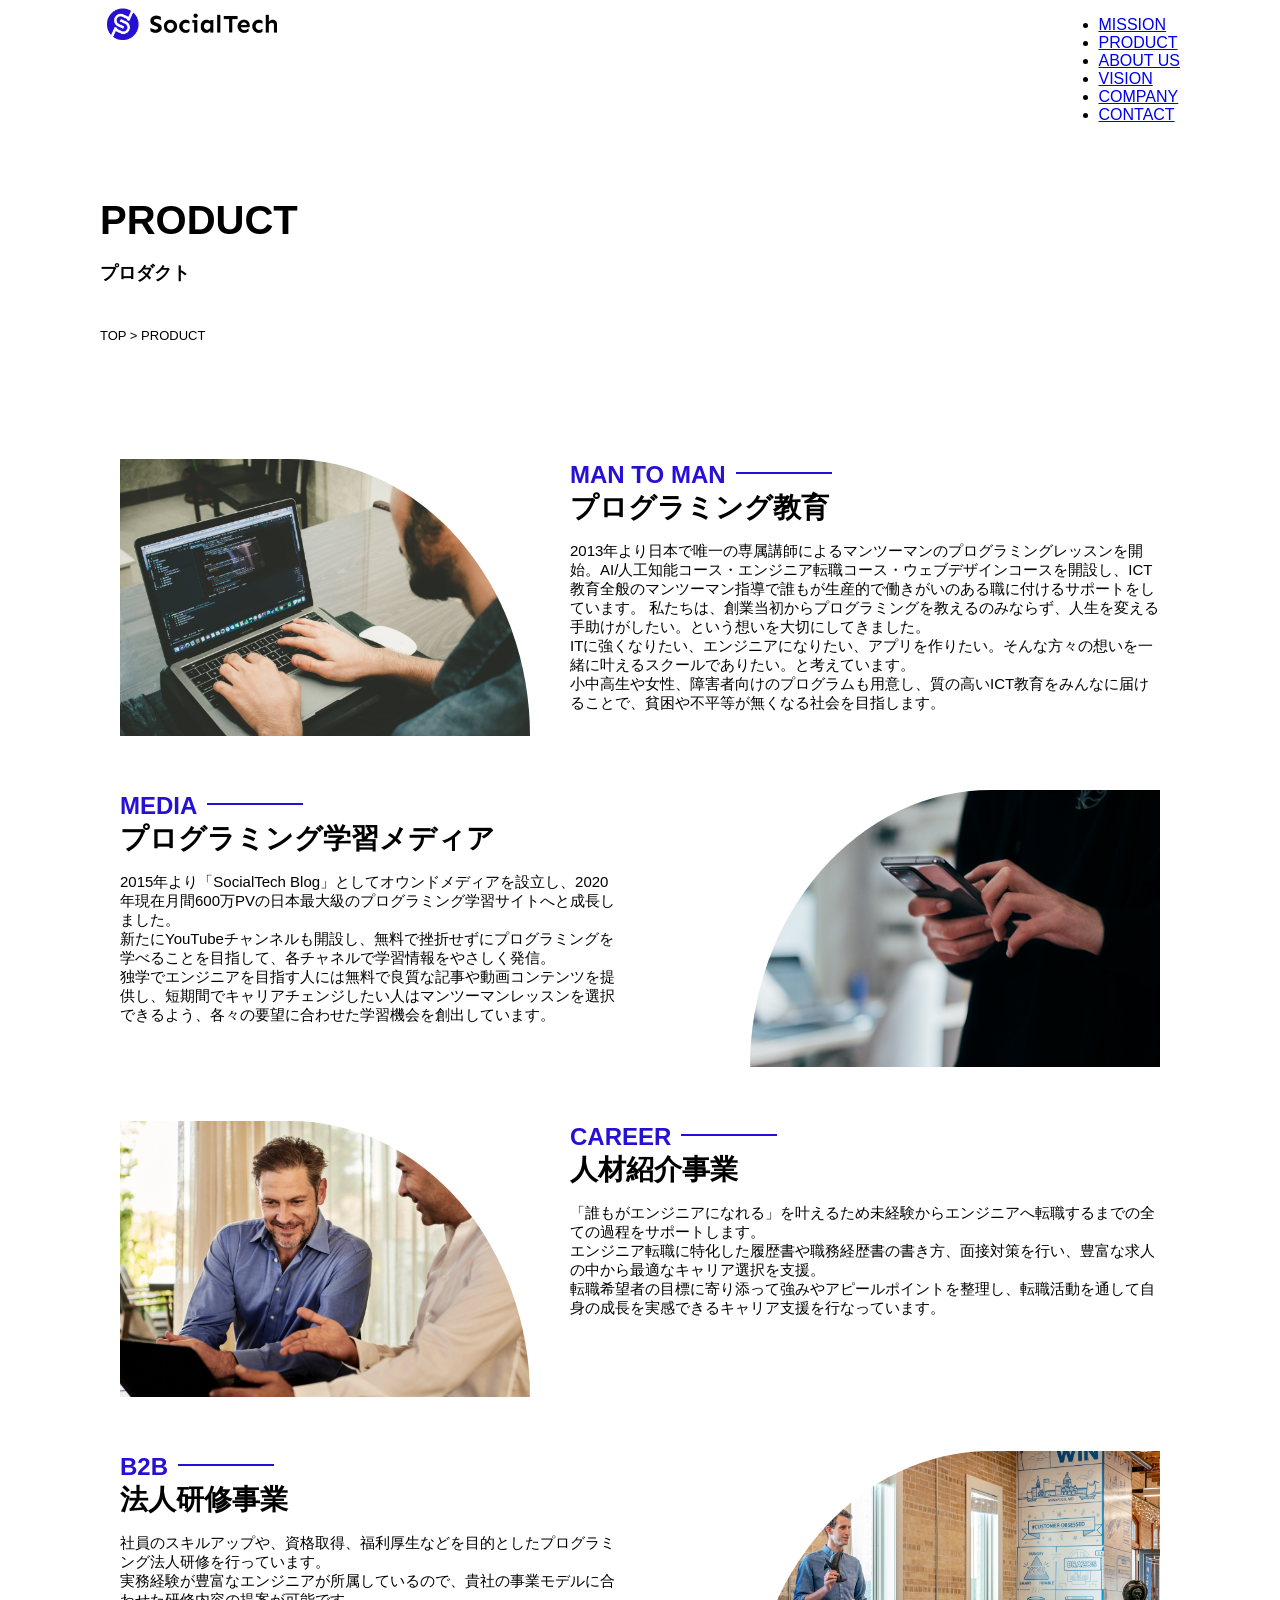
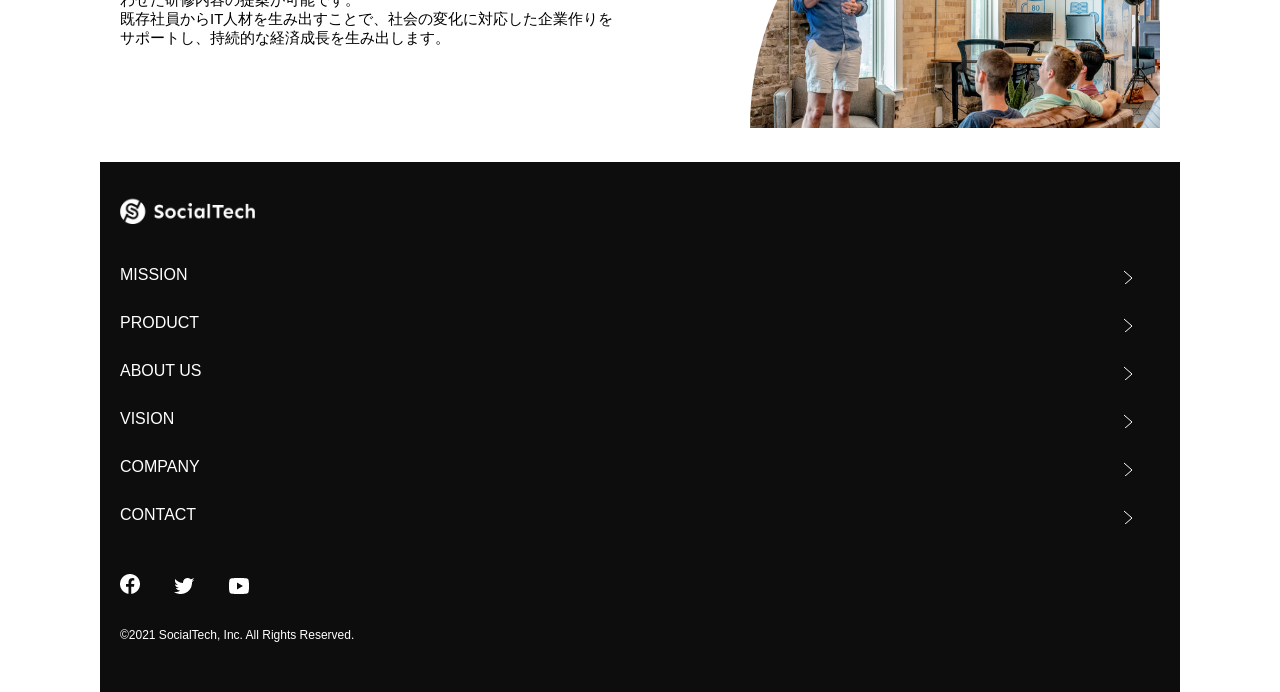
<file: socialtech/product.html>
<!DOCTYPE html>
<html>
  <head>
    <title></title>
    <meta charset="utf-8">
    <meta name="description" content="">
    <meta name="viewport" content="width=device-width, initial-scale=1.0">
    <link rel="stylesheet" href="style.css">
  </head>

  <body>
    <!-- ヘッダー -->
    <header>
      <!-- ロゴ -->
      <a href="index.html" id="logo">
        <img src="images/logo.png" alt="トップページに戻る">
      </a>

      <!-- PC用ナビゲーション -->
      <nav id="nav-pc">
        <ul>
          <li><a href="mission.html">MISSION</a></li>
          <li><a href="product.html">PRODUCT</a></li>
          <li><a href="index.html#aboutus">ABOUT US</a></li>
          <li><a href="index.html#vision">VISION</a></li>
          <li><a href="index.html#company">COMPANY</a></li>
          <li><a href="index.html#contact">CONTACT</a></li>
        </ul>
      </nav>

      <!-- スマホ用メニューボタン -->
      <button id="menu-sp" onclick="document.getElementById('nav-sp').style.display = 'block'">
        <img src="images/button-menu.png" alt="ナビゲーションを開く">
      </button>

      <!-- スマホ用ナビゲーション -->
      <div id="nav-sp">
        <button id="close" onclick="document.getElementById('nav-sp').style.display = 'none'">
          <img src="images/button-close.png" alt="ナビゲーションを閉じる">
        </button>

        <nav>
          <ul>
            <li>
              <a id="logo-sp" href="index.html" onclick="document.getElementById('nav-sp').style.display = 'none'"><img src="images/logo-sp.png" alt="トップページに戻る"></a>
            </li>
            <li><a class="menu" href="mission.html" onclick="document.getElementById('nav-sp').style.display = 'none'">MISSION</a></li>
            <li><a class="menu" href="product.html" onclick="document.getElementById('nav-sp').style.display = 'none'">PRODUCT</a></li>
            <li><a class="menu" href="index.html#aboutus" onclick="document.getElementById('nav-sp').style.display = 'none'">ABOUT US</a></li>
            <li><a class="menu" href="index.html#vision" onclick="document.getElementById('nav-sp').style.display = 'none'">VISION</a></li>
            <li><a class="menu" href="index.html#company" onclick="document.getElementById('nav-sp').style.display = 'none'">COMPANY</a></li>
            <li><a class="menu" href="index.html#contact" onclick="document.getElementById('nav-sp').style.display = 'none'">CONTACT</a></li>
          </ul>
        </nav>
        <div id="sns">
          <a href="https://www.facebook.com/sejuku2013">
            <img src="images/button-facebook.png" alt="Facebookのリンク">
          </a>
          <a href="https://twitter.com/samuraijuku">
            <img src="images/button-twitter.png" alt="Twitterのリンク">
          </a>
          <a href="https://www.youtube.com/channel/UCCFOQO5aDK0xXam4cUQXT8g">
            <img src="images/button-youtube.png" alt="YouTubeのリンク">
          </a>
        </div>
      </div>
    </header>

    <main>
      <article>
       <section id="product-main">
           <div class="product-main-inner">
             <div id="product-title">
               <h1>PRODUCT<br><span>プロダクト</span></h1>
               <p>TOP > PRODUCT</p>
             </div>
           </div>
         </section>

          <section class="product-section product-section-left">
           <div class="product-section-img">
             <img src="images/product/product-mantoman.png" alt="PCでコードを書く男性">
           </div>
           <div class="product-read">
             <h2 class="product-h2">MAN TO MAN</h2>
             <h3 class="product-h3">プログラミング教育</h3>
             <p>
               2013年より日本で唯一の専属講師によるマンツーマンのプログラミングレッスンを開始。AI/人工知能コース・エンジニア転職コース・ウェブデザインコースを開設し、ICT教育全般のマンツーマン指導で誰もが生産的で働きがいのある職に付けるサポートをしています。 私たちは、創業当初からプログラミングを教えるのみならず、人生を変える手助けがしたい。という想いを大切にしてきました。<br>ITに強くなりたい、エンジニアになりたい、アプリを作りたい。そんな方々の想いを一緒に叶えるスクールでありたい。と考えています。<br>小中高生や女性、障害者向けのプログラムも用意し、質の高いICT教育をみんなに届けることで、貧困や不平等が無くなる社会を目指します。
             </p>
           </div>
         </section>
 
         <section class="product-section product-section-right">
           <div class="product-read">
             <h2 class="product-h2">MEDIA</h2>
             <h3 class="product-h3">プログラミング学習メディア</h3>
             <p>2015年より「SocialTech Blog」としてオウンドメディアを設立し、2020年現在月間600万PVの日本最大級のプログラミング学習サイトへと成長しました。<br>新たにYouTubeチャンネルも開設し、無料で挫折せずにプログラミングを学べることを目指して、各チャネルで学習情報をやさしく発信。<br>独学でエンジニアを目指す人には無料で良質な記事や動画コンテンツを提供し、短期間でキャリアチェンジしたい人はマンツーマンレッスンを選択できるよう、各々の要望に合わせた学習機会を創出しています。</p>
           </div>
           <div class="product-section-img">
             <img src="images/product/product-media.png" alt="スマートフォンを操作する人">
           </div>
         </section>
 
         <section class="product-section product-section-left">
           <div class="product-section-img">
             <img src="images/product/product-career.png" alt="笑顔で話し合う2人の男性">
           </div>
           <div class="product-read">
             <h2 class="product-h2">CAREER</h2>
             <h3 class="product-h3">人材紹介事業</h3>
             <p>「誰もがエンジニアになれる」を叶えるため未経験からエンジニアへ転職するまでの全ての過程をサポートします。<br>エンジニア転職に特化した履歴書や職務経歴書の書き方、面接対策を行い、豊富な求人の中から最適なキャリア選択を支援。<br>転職希望者の目標に寄り添って強みやアピールポイントを整理し、転職活動を通して自身の成長を実感できるキャリア支援を行なっています。<br></p>
           </div>
         </section>
 
         <section class="product-section product-section-right">
           <div class="product-read">
             <h2 class="product-h2">B2B</h2>
             <h3 class="product-h3">法人研修事業</h3>
             <p>社員のスキルアップや、資格取得、福利厚生などを目的としたプログラミング法人研修を行っています。<br>実務経験が豊富なエンジニアが所属しているので、貴社の事業モデルに合わせた研修内容の提案が可能です。<br>既存社員からIT人材を生み出すことで、社会の変化に対応した企業作りをサポートし、持続的な経済成長を生み出します。</p>
           </div>
           <div class="product-section-img">
             <img src="images/product/product-b2b.png" alt="講演中の男性とそれを聴く人々">
           </div>
         </section>
      </article>
    </main>

    <footer>
      <div id="footer-logo">
        <img src="images/logo-sp.png" alt="SocialTech">
      </div>
      <div id="footer-link">
        <a href="mission.html">MISSION</a>
        <a href="product.html">PRODUCT</a>
        <a href="index.html#aboutus">ABOUT US</a>
        <a href="index.html#vision">VISION</a>
        <a href="index.html#company">COMPANY</a>
        <a href="index.html#contact">CONTACT</a>
      </div>
      <div id="sns-footer">
        <div class="sns-btns">
          <a href="https://www.facebook.com/sejuku2013"><img src="images/button-facebook.png" alt="Facebookのリンク"></a>
          <a href="https://twitter.com/samuraijuku"><img src="images/button-twitter.png" alt="Twitterのリンク"></a>
          <a href="https://www.youtube.com/channel/UCCFOQO5aDK0xXam4cUQXT8g"><img src="images/button-youtube.png" alt="YouTubeのリンク"></a>
        </div>
        <p id="copyright">&copy;2021 SocialTech, Inc. All Rights Reserved.</p>
      </div>
    </footer>
    
  </body>
</html>
</file>
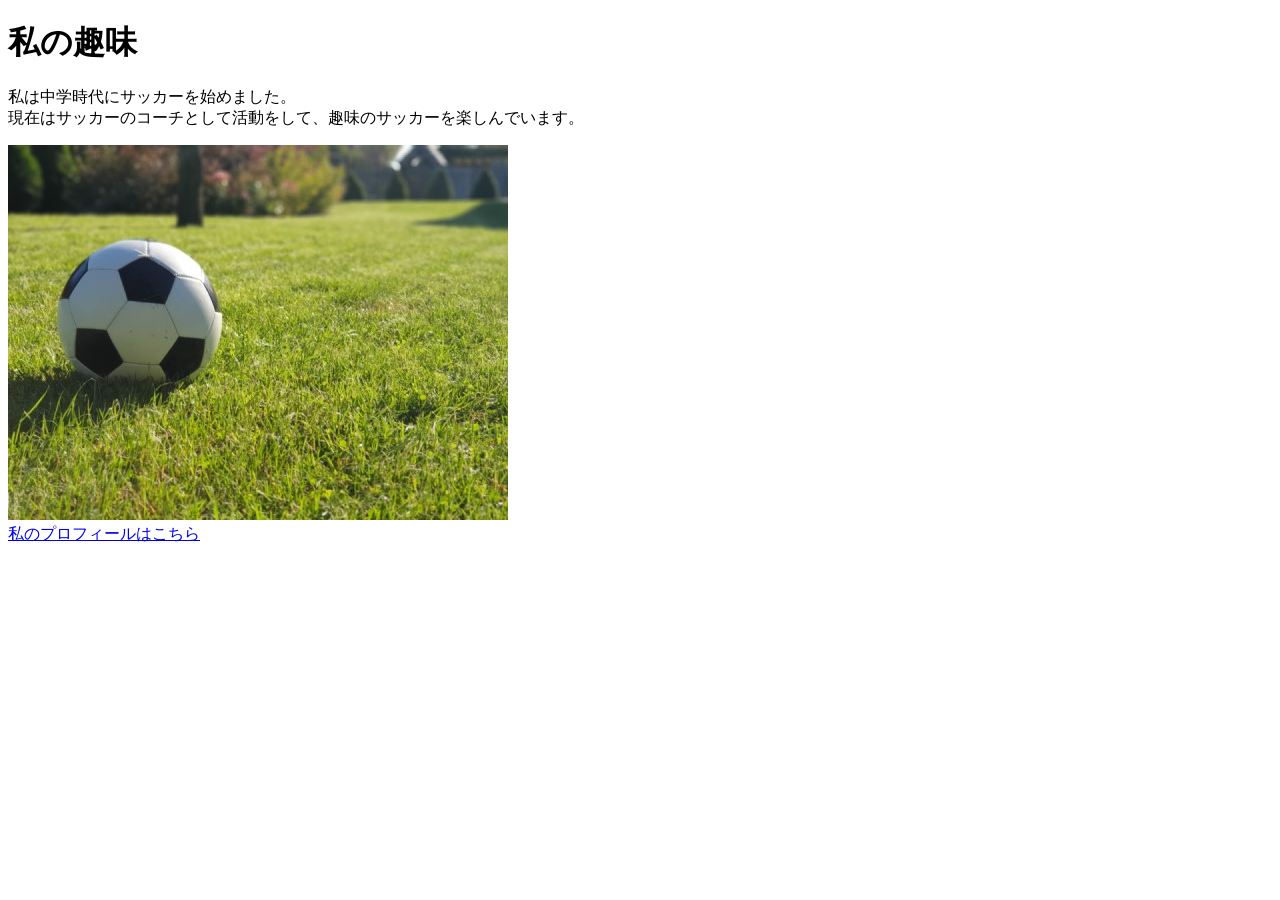
<file: kadai_005/html/kadai_005.html>
<!DOCTYPE html>
<html>
<head>
 <title>5章課題</title>
 <meta name="description" content="このページは5章の課題です。">
 <meta charset="utf-8">
</head>
<body>
    <h1>私の趣味</h1>
    <p>私は中学時代にサッカーを始めました。<br>現在はサッカーのコーチとして活動をして、趣味のサッカーを楽しんでいます。</p>
<img src="../images/sample.jpg" alt="サッカーボール"><br>
<a href="https://x.com/samuraijuku">私のプロフィールはこちら</a>
</body>
</html>
</file>
<file: socialtech/style.css>
/* PC、スマホ共通スタイル */
* {
  box-sizing: border-box;
}

p {
  font-size: 15px;
}

body {
  max-width: 1080px;
  margin: 0 auto 0 auto;
  font-family: "Source Sans Pro", "Hiragino Kaku Gothic ProN", Meiryo, Arial, sans-serif;
}

/* ヘッダー */
header {
  display: flex;
  justify-content: space-between;
}

/* ナビゲーションのレイアウト */
#pc-nav {
  font-size: 14px;
}

#pc-nav ul {
  display: flex;
  padding-left: 0;
}

#pc-nav li {
  list-style: none;
}

/* ナビゲーションのリンクの装飾設定 */
#pc-nav a {
  text-decoration: none;
  margin-left: 20px;
  color: #0d0d0d;
}

#pc-nav a:hover {
  text-decoration: underline;
}

/* メインビジュアル*/
#main-visual {
  position: relative;
  height: 400px;
}

#main-message {
  position: absolute;
  top: 0;
  left: 0;
  background-color: #2710d5;
  color: #ffffff;
  border-radius: 0 0 476px 0;
  max-width: 620px;
  height: 100%;
  width: 100%;
  z-index: 11;
}

#main-message>h1 {
  font-size: 60px;
  margin: 100px 0 0 50px;
}

#main-message>p {
  font-size: 28px;
  margin: 0 0 0 50px;
}

#main-visual>img {
  max-width: 620px;
  border-radius: 476px 0 0 0;
  position: absolute;
  top: 0;
  right: 0;
  z-index: 10;
}

h2 {
  margin: 40px 0 0 0;

}

h2::after {
  content: url("images/line.png");
  margin-left: 10px;
}

/* ミッション */
#mission {
  margin: 80px auto 80px auto;
}

#mission-flex {
  display: flex;
}

#mission-flex>div {
  width: 50%;
  margin: 20px;
}

#mission-photo {
  width: 100%;
}

#s2dgs {
  margin-top: 0px;

}

#product {
  background-color: #fafafa;
  margin: 80px 0 80px 0;
  padding: 10px 40px 0px 40px;
}

/* 外枠 */
#product .product-flex {
  margin-top: 40px;
  display: flex;
}

/* 左のカラム */
#product-left {
  width: 50%;
  margin-right: 20px;
}

/* 右のカラム */
#product-right {
  width: 50%;
  margin-left: 20px;
  margin-top: 80px;
}

/* 画像＋説明の枠 */
#product-left>div {
  position: relative;
  height: 480px;
  margin-right: 20px;
}

#product-right>div {
  position: relative;
  height: 480px;
  margin-left: 20px;
}

/* 画像 */
.product-photo {
  width: 100%;
}

.product-explain {
  background-color: #ffffff;
  position: absolute;
  left: 0;
  bottom: 50px;
  margin: 0 40px 0 40px;
  padding: 20px;
  box-shadow: 5px 5px 10px rgba(0, 0, 0, 0.05);
}

/* 説明文の英語 */
.product-explain>span {
  color: #2710d5;
  font-weight: bold;
  font-size: 16px;
  margin: 0;
}

/* 説明文の見出し */
.product-explain>h3 {
  margin: 5px 0 5px 0;
}

/* 説明文 */
.product-explain>p {
  font-size: 14px;
  margin: 0;
}

/* もっと見るボタン */
#product-more {
  text-align: center;
}

#product-more a {
  position: relative;
  bottom: -42px;
}

/* ABOUT US */
#aboutus {
  margin: 80px auto 80px auto;
}

/* 3つの組織文化と画像を入れる枠 */
#aboutus>div {
  display: flex;
}

/* 画像 */
.culture-img {
  width: 50%;
  align-self: flex-start;
}

.culture-img2 {
  margin-top: 50px;
  width: 100%;
}

/* 3つの組織文化の表 */
.culture-table {
  margin-right: 50px;
}

/* 番号 */
.culture-num {
  font-size: 80px;
  color: #2710d5;
  padding: 0 20px 0 0;
}

/* 見出し */
.culture-table th {
  text-align: left;
  font-size: 28px;
  font-weight: bold;
}

/* 組織文化英語 */
.culture-en {
  color: #2710d5;
  font-size: 24px;
}

/* 説明文 */
.culture-description {
  margin: 0;
}

/* ビジョン */
#vision {
  margin: 80px auto 80px auto;
}

/* セクション内の外枠*/
#vision>div {
  display: flex;
  justify-content: space-between;
  flex-wrap: wrap;
}

/*7つの行動指針の枠*/
.vision-box {
  width: 300px;
  height: 300px;
  margin-bottom: 30px;
  position: relative;
}

.vision-box>img {
  width: 100%;
  position: relative;
  z-index: 30;
}

.vision-box>div {
  position: absolute;
  top: 0;
  left: 0;
  z-index: 31;
  margin-right: 20px;
}

.vision-box>div>h4 {
  color: #2710d5;
  font-size: 19px;
  margin: 80px 0 0 0;
}

.vision-box>div>h4::first-letter {
  font-size: 40px;
}


.vision-box>div>h5 {
  font-size: 20px;
  margin: 0 0 0 0;
}

.vision-box>div>p {
  margin: 10px 0 0 0;
}

/* 会社概要 */
#company {
  margin: 80px auto 80px auto;
}

#company-table {
  width: 100%;
}

.tableheader {
  text-align: left;
  padding: 20px;
  border-bottom-color: #2710d5;
  border-bottom-width: 1px;
  border-bottom-style: solid;
  width: 100px;
}

.tableheader-first {
  border-top-color: #2710d5;
  border-top-width: 1px;
  border-top-style: solid;
}

.cell {
  padding: 30px;
  border-bottom-color: #ececec;
  border-bottom-width: 1px;
  border-bottom-style: solid;
}

.cell-first {
  border-top-color: #ececec;
  border-top-width: 1px;
  border-top-style: solid;
}

#company>iframe {
  width: 100%;
  height: 368px;
  margin-top: 40px;
}

/* お問い合わせ */
#contact {
  margin: 80px auto 80px auto;
}

/* 外枠 */
#contact>form>div {
  display: flex;
  flex-direction: row;
  flex-wrap: wrap;
  padding-bottom: 30px;
}

/* 左列の見出し */
.contact-heading {
  width: 240px;
  align-self: center;
}

/* 見出しのラベル */
.contact-label {
  font-weight: bold;
}

/* 必須 */
.contact-span {
  color: #ce2222;
  margin: 0 0 0 20px;
  font-weight: bold;
}

/* テキストボックス */
 .contact-textbox {
   border-top: 0px;
   border-left: 0px;
   border-right: 0px;
   border-bottom-width: 1px;
   border-bottom-color: #707070;
   border-style: solid;
   background-color: #fafafa;
   width: 400px;
   height: 56px;
 }
 
 /* お問い合わせ内容のテキストエリア */
 .contact-textarea {
   border-top: 0px;
   border-left: 0px;
   border-right: 0px;
   border-bottom-width: 1px;
   border-bottom-color: #707070;
   background-color: #fafafa;
   width: 400px;
   height: 200px;
}

/* 個人情報の取り扱い */
 #contact dt {
   font-weight: bold;
 }
 
 #contact dd {
   margin: 0 0 16px 0;
 }
 
 #contact dd p {
   margin: 0;
 }
 
 #contact dd ul {
   padding-left: 0;
 }
 
 #contact dd li {
   margin-bottom: 0;
   list-style: none;
 }

  footer {
   background-color: #0d0d0d;
   text-align: center;
   padding: 80px 80px 30px 80px;
 }
 
 #footer-logo {
   margin-bottom: 30px;
 }

  #footer-link {
   margin-bottom: 50px;
 }
 
 #footer-link > a {
   text-decoration: none;
   margin: 10px;
   color: #ffffff;
 }
 
 #footer-link > a:hover {
   text-decoration: underline;
 }

  #sns-footer {
   display: flex;
   justify-content: space-between;
 }
 
 #sns-footer a {
   margin-right: 30px;
 }
 
 #copyright {
   color: #ffffff;
   margin: 0;
 }

 /*====================
  スマートフォン用のスタイル
 =====================*/
 @media screen and (max-width: 767px) {
   /* PC用ナビゲーション非表示 */
   #nav-pc {
     display: none;
   }
 
   /* ハンバーガーメニュー */
   #menu-sp {
     display: block;
     background-color: transparent;
     float: right;
     padding: 0;
     border: none;
   }
 
   /* スマホ用ナビゲーションの表示切替*/
   /* 初期状態、レイアウトと非表示設定 */
   #nav-sp {
     background-color: #2710d5;
     position: fixed;
     left: 0;
     top: 0;
     height: 100%;
     width: 100%;
     display: none;
     z-index: 100;
   }
   }
   /* ×ボタン */
   #close {
     position: absolute;
     top: 20px;
     right: 20px;
     background-color: transparent;
     border: none;
   }
 
   #nav-sp nav ul {
     padding-left: 0;
   }
 
   #nav-sp nav li {
     list-style: none;
   }
 
   /* ナビゲーションメニュー用ロゴ */
   #logo-sp {
     margin: 80px 0 30px 20px;
   } 

   /* ナビゲーションのリンクの装飾設定 */
  #nav-sp nav a {
    display: block;
    color: #ffffff;
  }
 
  #nav-sp nav a:hover {
     text-decoration: underline;
   }

    /* スマホ用ナビを非表示 */
  #nav-sp,
  #menu-sp {
    display: none;
  }
 
   #nav-sp .menu {
     text-decoration: none;
     margin: 0 20px 0 20px;
     height: 44px;
     font-size: 16px;
     background-image: url("images/arrow.png");
     background-repeat: no-repeat;
     background-position: right top;
   }


  #sns {
    position: absolute;
    bottom: 20px;
    left: 20px;
  }

  #sns > a {
    margin-right: 30px;
  }

  /* メインビジュアル */
   #main-visual {
     position: relative;
     height: 470px;
   }
 
   #main-visual > div {
     text-align: center;
     height: 280px;
   }
 
   #main-visual h1 {
     font-size: 28px;
     margin: 90px 0 0 0;
   }
 
   #main-visual > div > p {
     margin: 0;
     font-size: 15px;
   }
 
   #main-visual > img {
     width: 100%;
     border-radius: 476px 0 0 0;
     top: auto;
     bottom: 0;
   }

    /*見出し*/
   h2 {
     margin: 15px 0 15px 0;
   }
   
   h3 {
     font-size: 24px;
     margin: 10px 0 0 0;
   }
  /* ミッション */
   #mission {
     margin: 20px 0 20px 0;
     padding: 0 20px 0 20px;
   }
 
   #mission-flex {
     flex-direction: column;
   }
 
   #mission-flex > div {
   width: 100%;
   margin: 0;
 }

 /* プロダクト */
    #product {
      margin: 0;
      padding: 10px 20px 0 20px;
    }
  
    /* 外枠 */
    #product .product-flex {
      flex-direction: column;
      margin-top: 0;
    }
  
    /* 左右のカラム　スマホでは縦並び */
    #product-left,
    #product-right {
      width: 100%;
      margin: 0;
    }
     /*  画像＋説明の枠 */
   #product-left > div,
   #product-right > div {
     height: auto;
     margin: 0;
   }
 
   /* 説明文の枠 */
   .product-explain {
     position: relative;
     margin: 0;
   }
 
   .product-explain > h3 {
     margin: 10px 0 10px 0;
     font-size: 24px;
   }
 
  /* もっと見るボタン */
    #product-more {
      text-align: left;
    }

    /* ABOUT US */
   #aboutus {
     margin: 80px 20px 80px 20px;
   }
 
   #aboutus > div {
     flex-direction: column;
  }
 
   .culture-table th {
     font-size: 16px;
   }
 
   .culture-table {
     margin-right: 0;
     padding-right: 20px;
     order: 2;
   }
 
   .culture-img {
     width: 100%;
     order: 1;
   }
 
   .culture-img2 {
     margin-top: 0;
   }
 
   .culture-num {
     padding: 0;
   }
 
   .culture-description {
     margin: 0;
   }

    /* ビジョン */
   #vision {
     margin: 80px 20px 80px 20px;
   }
 
   .vision-box > img {
     position: absolute;
     top: 0;
     left: 0;
   }
 
   .vision-box > div > h4 {
     margin: 60px 0 0 0;
   }

    /*会社概要*/
   #company {
     margin: 0 20px 0 20px;
   }
 
   #company > h3 {
     margin-bottom: 20px;
   }

  .tableheader {
     width: 50px;
   }
 
   .cell {
     padding: 20px;
   }
 
   #company > iframe {
     height: 240px;
   }

   /* お問い合わせ */
   #contact {
     margin: 80px 20px 80px 20px;
   }
 
   #contact > h3 {
     margin-bottom: 20px;
   }
 
   #contact > form > div {
     flex-direction: column;
     margin-bottom: 20px;
   }
 
   .contact-heading {
     align-self: auto;
     margin-bottom: 20px;
   }

  .contact-textbox {
     min-width: 300px;
     width: 100%;
   }
 
   .contact-textarea {
     height: 150px;
     width: 100%;
   }
 
   .radiobutton {
     margin-bottom: 20px;
   }

   /* フッター */
   footer {
     padding: 30px 20px 50px 20px;
     text-align: left;
   }
 
   #footer-link > a {
     margin: 0 20px 30px 0;
     display: block;
     background-image: url("images/arrow.png");
     background-repeat: no-repeat;
     background-position: right top;
   }
 
   #footer-link > a:hover {
     text-decoration: underline;
   }
 
   #sns-footer {
     flex-direction: column;
     justify-content: flex-start;
   }
 
   #copyright {
     font-size: 12px;
     margin-top: 30px;
   }
   /* mission.html用スタイル */
 /* ミッションのメインビジュアル */
 #mission-main {
     height: 256px;
     margin-top: 4%;
     position: relative;
   }
 
   .mission-main-inner {
     height: 80%;
     background-size: cover;
   }
 
   #mission-title {
     width: 136px;
     height: 256px;
     position: absolute;
     top: -10%;
   }
 
   #mission-title h1 {
     left: 20px;
     font-size: 40px;
   }
 
   #mission-title h1 span {
     font-size: 18px;
   }
 
   #mission-title > p {
     top: 180px;
     left: 20px;
     font-size: 13px;
   }
    /* ミッションページ　S2DGSの設定 */
    .mission-h2 {
      font-size: 38px;
      margin: 0px;
    }
  
    .mission-h2::after {
      content: none;
    }
  
    #mission-s2dgs > img {
      width: 100%;
    }
 /* ミッションページ　5つのゴールの設定 */
   #mission-five-goals {
     flex-direction: column;
   }
 
   #mission-five-goals > div {
     padding: 0;
   }
 
   #mission-five-goals .five-goals-image,
   #mission-five-goals .five-goals-read {
     width: 100%;
     padding: 0;
   }
 
   #mission-five-goals .five-goals-read > div {
     display: flex;
     flex-direction: column;
   }
 
   .fivegoals-image-right,
   .fivegoals-image-left {
     align-self: center;
   }

 
 .mission-main-inner {
   background-image: url("images/mission/mission-main.png");
   background-repeat: no-repeat;
   background-position-y: center;
 }
 
 #mission-title {
   background-color: #2710d5;
   width: 368px;
   color: #ffffff;
   height: 496px;
   border-radius: 0 248px 248px 0;
   position: relative;
 }
 
 #mission-title h1 {
   position: absolute;
   top: 0;
   left: 100px;
   font-size: 80px;
   line-height: 1;
 }
 
 #mission-title h1 span {
   font-size: 26px;
 }
 
 #mission-title > p {
   position: absolute;
   top: 350px;
   left: 100px;
   font-size: 16px;
 }

  /* ミッションページ　S2DGSの設定 */
 #mission-s2dgs {
   padding: 20px;
 }
 
 .mission-h2 {
   color: #2710d5;
   font-size: 40px;
 }
 
 .mission-h2::after {
   content: none;
 }

 /* ミッションページ　5つのゴールの設定 */
 #mission-five-goals {
   padding: 20px;
   display: flex;
 }
 
 #mission-five-goals .five-goals-image {
   width: 30%;
   padding: 20px;
 }
 
 #mission-five-goals .five-goals-image img {
   width: 100%;
 }
 
 #mission-five-goals .five-goals-read {
   width: 70%;
   padding: 20px;
 }
 
 #mission-five-goals .five-goals-read > div {
   margin-bottom: 40px;
 }
 
 .fivegoals-image-right {
   float: right;
   margin: 20px;
 }
 
 .fivegoals-image-left {
   float: left;
   margin: 20px;
 }
 
 .fivegoals-number {
   color: #2710d5;
   font-size: 48px;
   font-weight: bold;
   margin: 0;
 }
 
 .fivegoals-h3 {
   font-size: 28px;
   margin: 0;
 }
 
 .fivegoals-p {
   margin: 0;
 }


  /* プロダクトページ */
   #product-main {
     height: 256px;
     margin-top: 4%;
     position: relative;
   }
 
   .product-main-inner {
     height: 80%;
     background-size: cover;
   }
 
   #product-title {
     width: 136px;
     height: 256px;
     position: absolute;
     top: -10%;
   }
   
   #product-title h1 {
     left: 20px;
     font-size: 40px;
   }
 
   #product-title h1 span {
     font-size: 18px;
   }
 
   #product-title > p {
     top: 180px;
     left: 20px;
     font-size: 13px;
   }


 /* セクション */
 .product-section {
   display: flex;
   padding: 20px 20px 0;
 }
 
 .product-section .product-section-img {
   width: 450px;
 }
 
 /* 左が画像のセクション*/
 .product-section-left .product-section-img img {
   width: 100%;
   padding: 0 40px 30px 0;
   border-radius: 0 432px 0 0;
 }
 
 .product-section-left .product-read {
   width: 50%;
   flex-grow: 1;
 }
 
 .product-section-left .product-read p {
   margin-bottom: 0;
 }
 
 /* 右が画像のセクション*/
 .product-section-right {
   justify-content: space-between;
 }
 
 .product-section-right .product-section-img img {
   width: 100%;
   padding: 0 0 30px 40px;
   border-radius: 432px 0 0 0;
 }
 
 .product-section-right .product-read {
   width: 500px;
 }
 
 .product-h2 {
   color: #2710d5;
   font-size: 24px;
   margin: 0;
 }
 
 .product-h3 {
   font-size: 28px;
   margin: 0;
 }
</file>
<file: kadai_015/style.css>
h1 {
 font-family: "Josefin Sans", sans-serif;
    font-size: 2rem; 
    letter-spacing: 1.2em;
    text-shadow: 1px 1px 2px blueviolet;
    border-bottom: solid 3px rgb(115, 115, 114);
}

    body {
    font-family: "Arial", "Meiryo", sans-serif;
    text-align: center;
}

html {  
font-size: 20px;
}

.skyblue{
    color: skyblue;
}
.pink{
    color: rgb(255, 192, 203);
}
#basic p {
  font-weight: bold;
}
</file>
<file: kadai_018/style.css>
#top{
    background-color: #dcc9f4;
    width: 800px;
    margin: 20px auto;
    text-align: center;
}

.top-child{
    width: 20%;
    background-color: #ffd9df;   
    display: inline-block;
    margin: 10px;
}
#middle{
    background-color: #ffd9df;
    width: 800px;
    height: 800px;
    margin: 20px auto;
    position: relative;
}

#middle div{
    width: 200px;
    height: 200px;
    background-color: #87ceeb;
    position: absolute;
}

#middle-child01
{top: 100px;
 left: 100px; 
}

#middle-child02
{top: 300px;
 left: 300px; 
}

#middle-child03
{top: 500px;
 left: 500px; 
}

#bottom{
    width: 800px;
    height: 300px;
    background-color: #87ceeb;
    margin: auto;
}

#bottom div{
    background-color: #e5dcf0;
    width: 400px;
    height: 100px;
}

#bottom-child02{
    left: 200px;
    position: relative;
}

#bottom-child03{
    left: 400px;
    position: relative;
}
</file>
